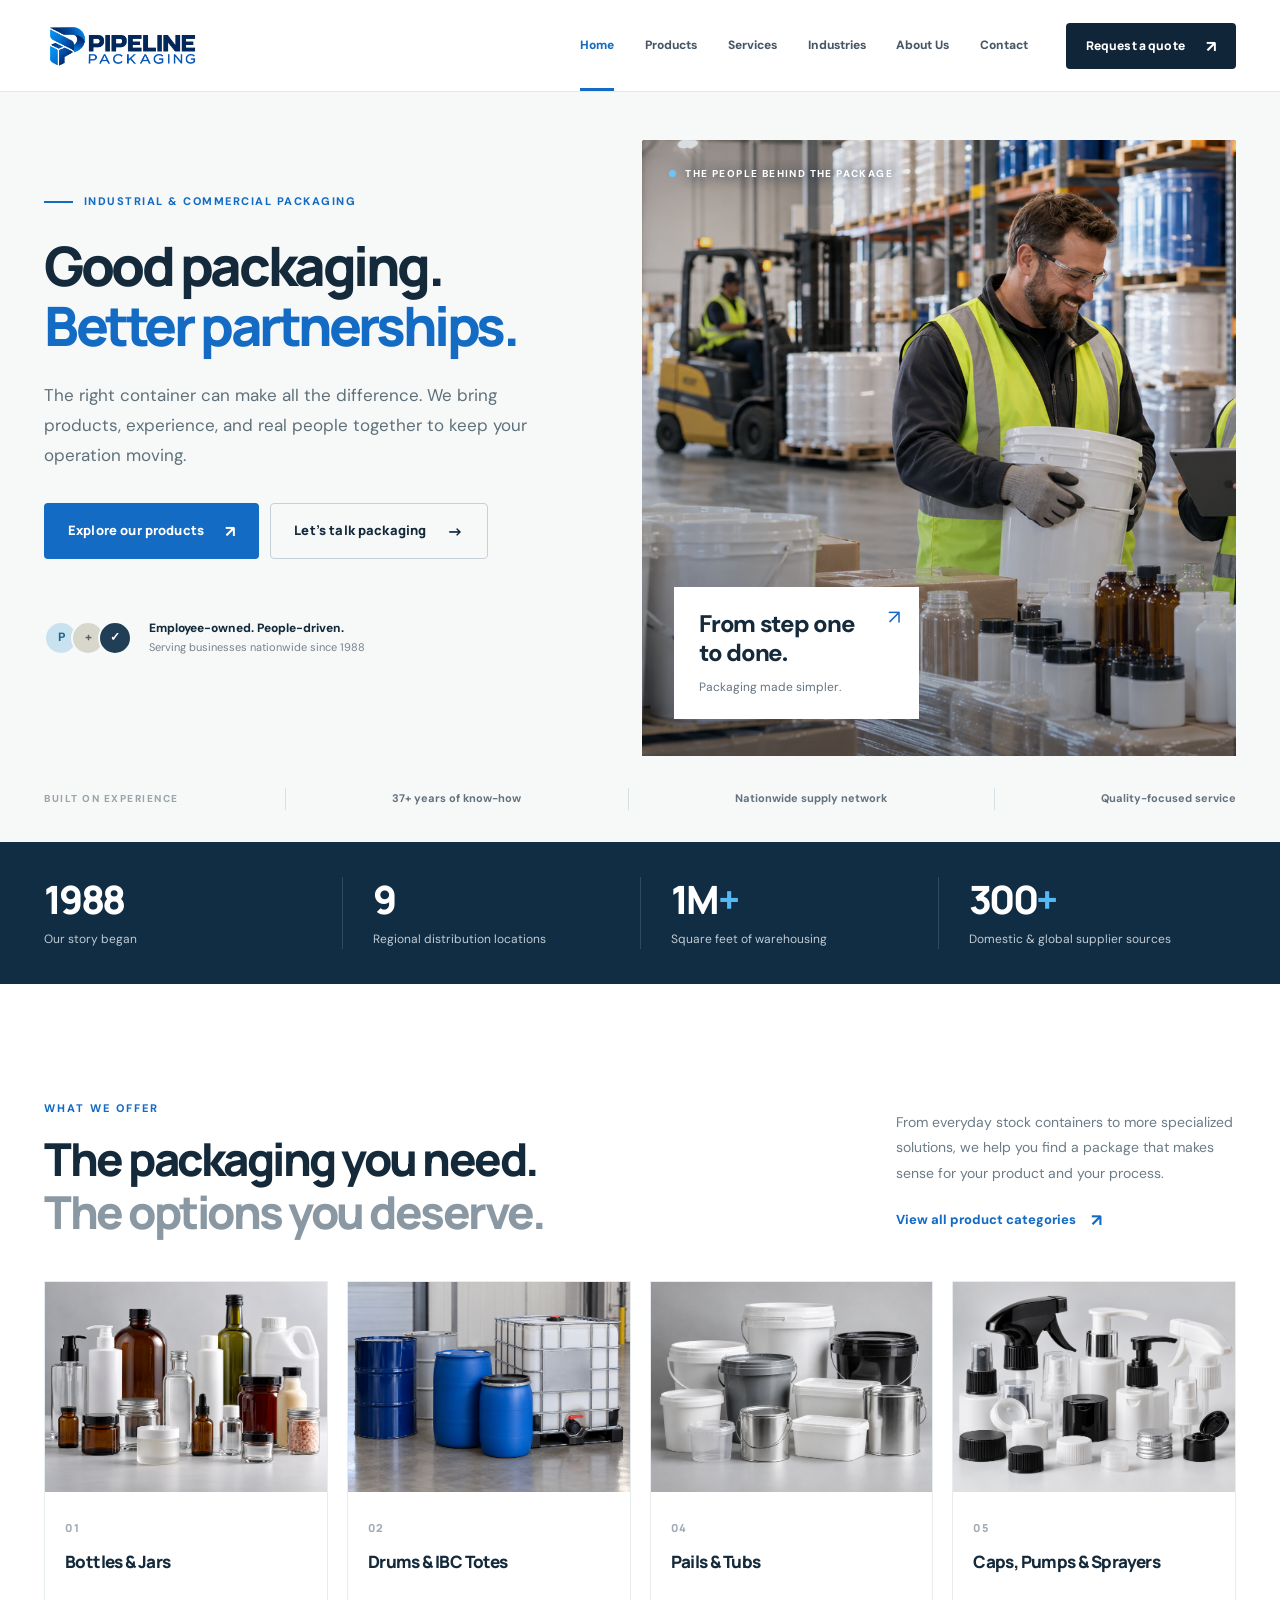
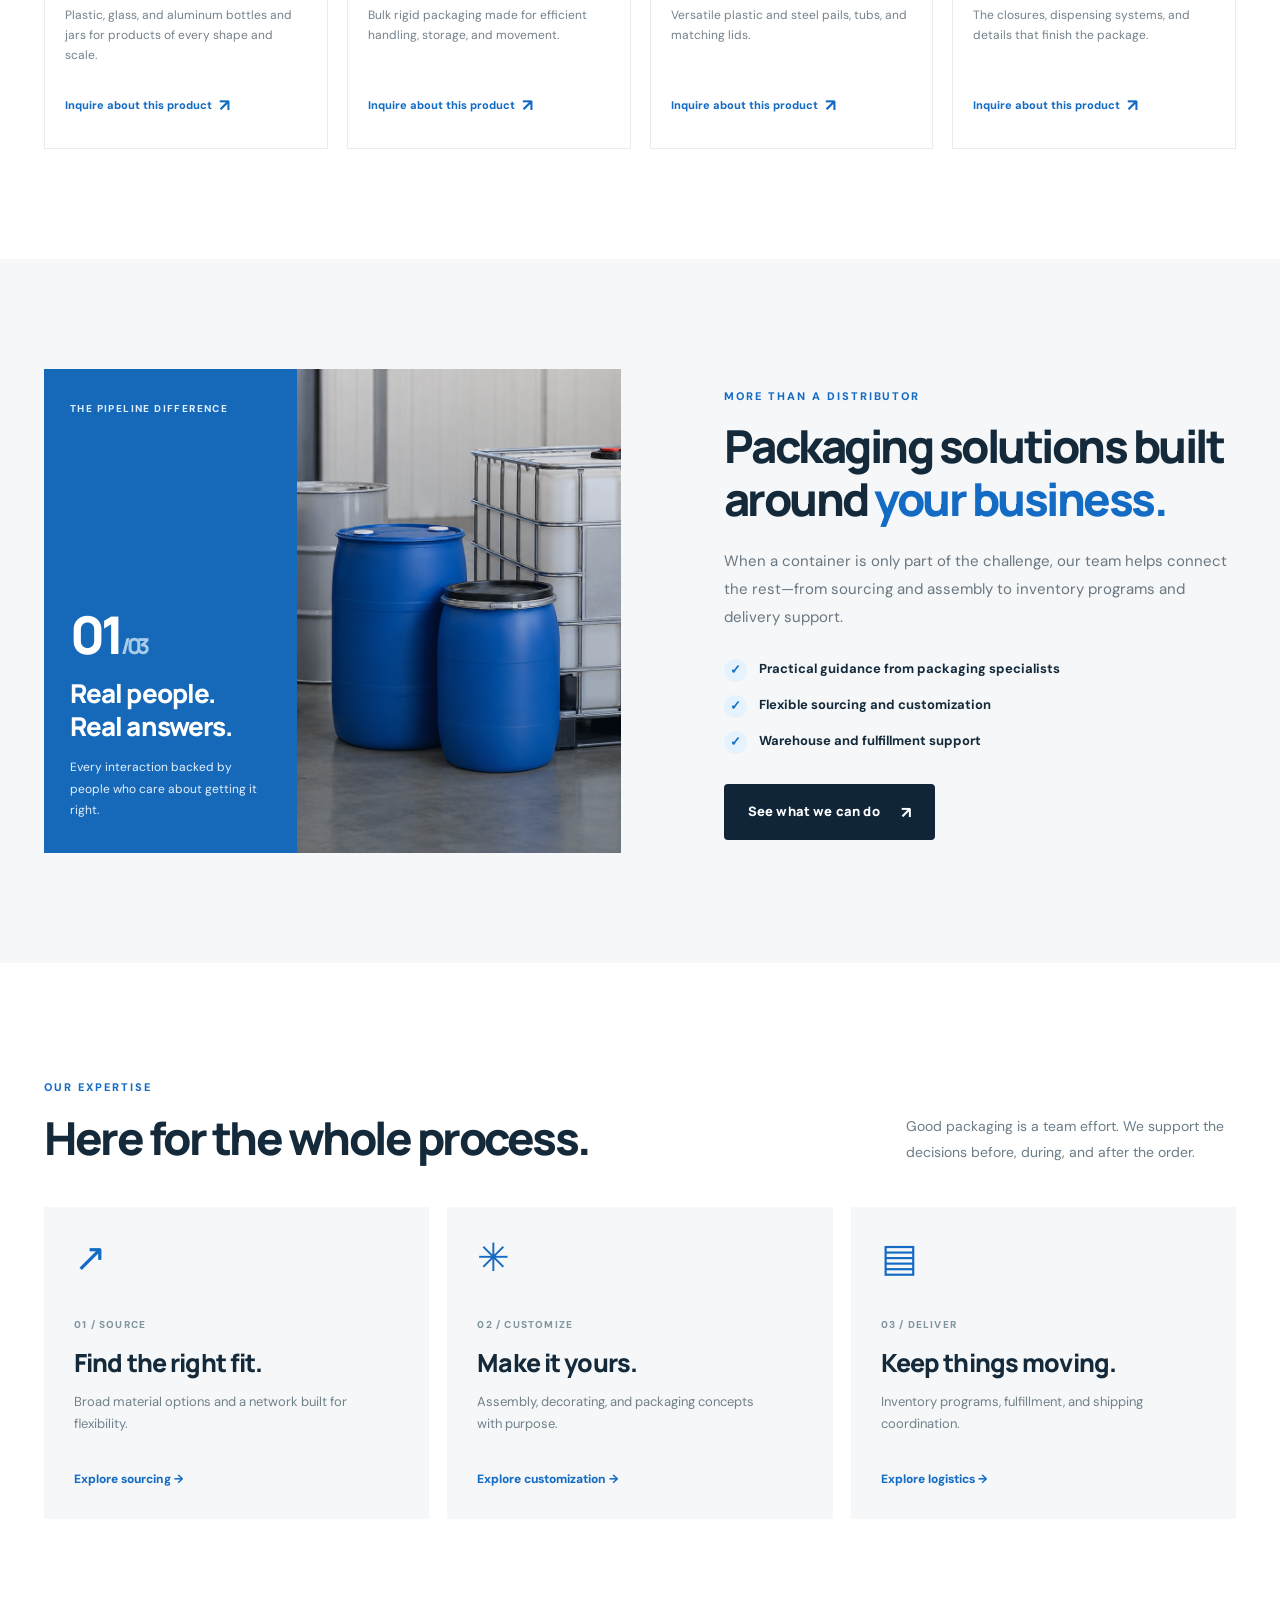
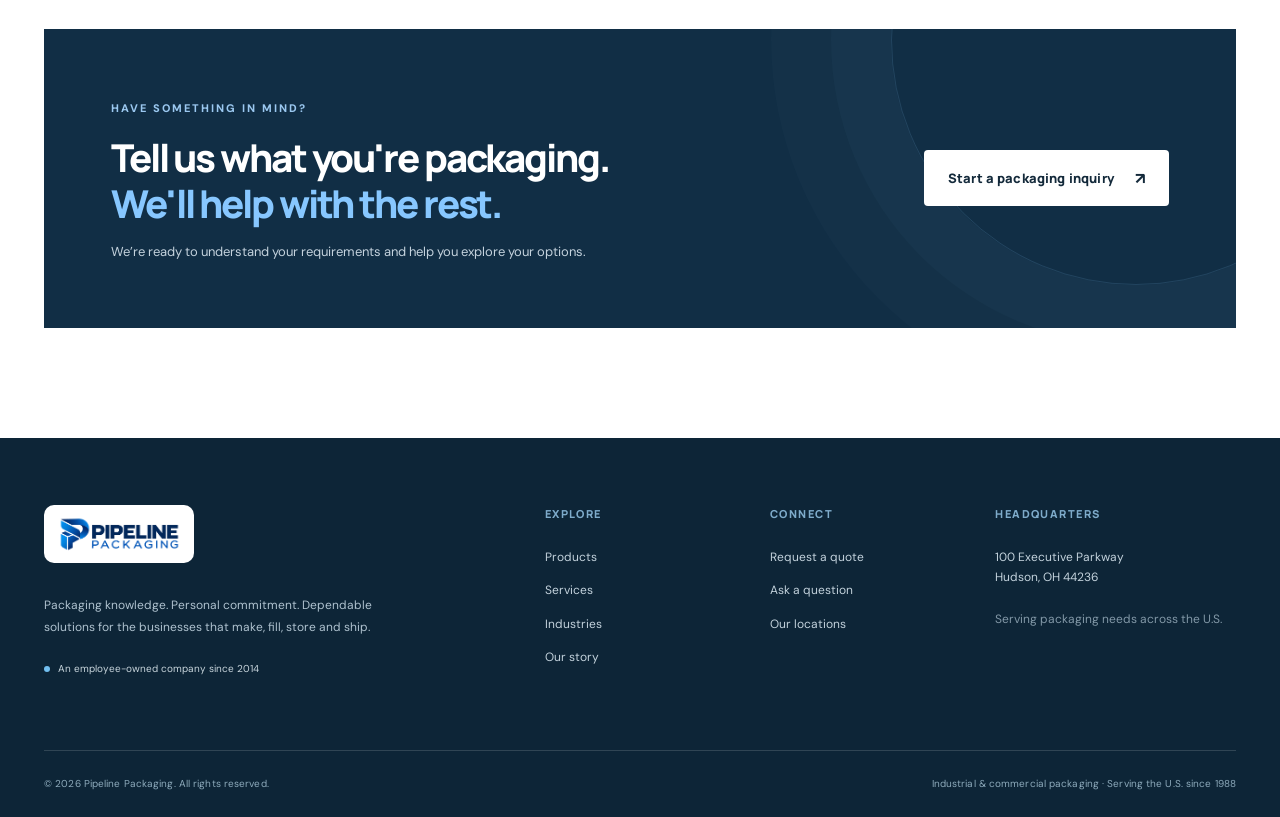
<file: index.html>
<!doctype html><html lang="en"><head><meta charset="utf-8"/><meta name="viewport" content="width=device-width, initial-scale=1"/>
<title>Industrial &amp; Commercial Packaging | Pipeline Packaging</title><meta name="description" content="Pipeline Packaging helps businesses source industrial and commercial rigid packaging, with expert people, custom solutions, warehousing and logistics."/>
<meta name="theme-color" content="#0d2336"/><link rel="icon" href="favicon.png" type="image/png"/><link rel="shortcut icon" href="favicon.ico"/><link rel="stylesheet" href="styles.css"/>
<link rel="preconnect" href="https://fonts.googleapis.com"/><link rel="preconnect" href="https://fonts.gstatic.com" crossorigin/>
<link href="https://fonts.googleapis.com/css2?family=DM+Sans:wght@400;500;600;700&family=Manrope:wght@400;500;600;700;800&display=swap" rel="stylesheet"/>
</head><body class="page-home"><a class="skip-link" href="#main">Skip to content</a>
<header class="site-header" id="site-header"><div class="container header-row">
<a class="brand" href="index.html" aria-label="Pipeline Packaging homepage"><img src="pipeline-logo.png" class="brand-logo-full" alt="Pipeline Packaging"/></a>
<nav class="main-nav" id="main-nav" aria-label="Main navigation"><a href="index.html" class="nav-link active" aria-current="page">Home</a><a href="products.html" class="nav-link " >Products</a><a href="services.html" class="nav-link " >Services</a><a href="industries.html" class="nav-link " >Industries</a><a href="about.html" class="nav-link " >About Us</a><a href="contact.html" class="nav-link " >Contact</a><a class="btn btn-dark nav-cta" href="contact.html?interest=General%20packaging%20inquiry">Request a quote <span aria-hidden="true">↗</span></a></nav>
<button class="menu-toggle" type="button" aria-label="Open menu" aria-expanded="false" aria-controls="main-nav"><span></span><span></span><span></span></button>
</div></header><main id="main">
<section class="hero-section"><div class="container hero-grid">
<div class="hero-copy"><div class="eyebrow"><span class="blue-stroke"></span> INDUSTRIAL &amp; COMMERCIAL PACKAGING</div>
<h1>Good packaging.<br/><em>Better partnerships.</em></h1>
<p class="hero-lede">The right container can make all the difference. We bring products, experience, and real people together to keep your operation moving.</p>
<div class="hero-actions"><a class="btn btn-blue btn-large" href="products.html">Explore our products <span aria-hidden="true">↗</span></a><a class="btn btn-outline btn-large" href="contact.html">Let’s talk packaging <span aria-hidden="true">→</span></a></div>
<div class="hero-proof"><div class="avatar-group" aria-hidden="true"><span>P</span><span>+ </span><span>✓</span></div><div><strong>Employee-owned. People-driven.</strong><small>Serving businesses nationwide since 1988</small></div></div></div>
<div class="hero-media"><img class="hero-base" src="warehouse-team-reviewing-inventory.png" alt="Packaging team reviewing inventory in a warehouse"/><div class="photo-overlay photo-warehouse" aria-hidden="true"></div><div class="hero-photo-shade"></div><div class="hero-corner-tag"><span class="tiny-accent"></span> THE PEOPLE BEHIND THE PACKAGE</div><div class="hero-float"><span class="float-icon">↗</span><strong>From step one<br/>to done.</strong><small>Packaging made simpler.</small></div></div>
</div><div class="container" ><div class="trust-strip"><span>BUILT ON EXPERIENCE</span><span class="trust-line"></span><strong>37+ years of know-how</strong><span class="trust-line"></span><strong>Nationwide supply network</strong><span class="trust-line"></span><strong>Quality-focused service</strong></div></div></section>
<section class="stats-band"><div class="container stats-grid"><div><strong>1988</strong><span>Our story began</span></div><div><strong>9</strong><span>Regional distribution locations</span></div><div><strong>1M<span class="statplus">+</span></strong><span>Square feet of warehousing</span></div><div><strong>300<span class="statplus">+</span></strong><span>Domestic &amp; global supplier sources</span></div></div></section>
<section class="section section-products"><div class="container"><div class="section-top"><div><span class="kicker">WHAT WE OFFER</span><h2>The packaging you need.<br/><span class="muted-heading">The options you deserve.</span></h2></div><div class="section-top-side"><p>From everyday stock containers to more specialized solutions, we help you find a package that makes sense for your product and your process.</p><a href="products.html" class="text-link">View all product categories <span aria-hidden="true">↗</span></a></div></div>
<div class="home-products"><article class="product-card" data-category="bottles" data-reveal><a class="product-art art-bottles" href="contact.html?interest=Bottles%20%26%20Jars" aria-label="Inquire about Bottles &amp; Jars"><img src="product-bottles-real.png" alt="Photo of assorted bottles and jars" loading="lazy"/></a><div class="product-card-bottom"><span class="item-index">01</span><h3>Bottles & Jars</h3><p>Plastic, glass, and aluminum bottles and jars for products of every shape and scale.</p><a href="contact.html?interest=Bottles%20%26%20Jars" class="text-link">Inquire about this product <span aria-hidden="true">↗</span></a></div></article><article class="product-card" data-category="drums" data-reveal><a class="product-art art-drums" href="contact.html?interest=Drums%20%26%20IBC%20Totes" aria-label="Inquire about Drums &amp; IBC Totes"><img src="product-drums-real.png" alt="Photo of industrial drums and IBC totes" loading="lazy"/></a><div class="product-card-bottom"><span class="item-index">02</span><h3>Drums & IBC Totes</h3><p>Bulk rigid packaging made for efficient handling, storage, and movement.</p><a href="contact.html?interest=Drums%20%26%20IBC%20Totes" class="text-link">Inquire about this product <span aria-hidden="true">↗</span></a></div></article><article class="product-card" data-category="pails" data-reveal><a class="product-art art-pails" href="contact.html?interest=Pails%20%26%20Tubs" aria-label="Inquire about Pails &amp; Tubs"><img src="product-pails-real.png" alt="Photo of pails, tubs, and industrial buckets" loading="lazy"/></a><div class="product-card-bottom"><span class="item-index">04</span><h3>Pails & Tubs</h3><p>Versatile plastic and steel pails, tubs, and matching lids.</p><a href="contact.html?interest=Pails%20%26%20Tubs" class="text-link">Inquire about this product <span aria-hidden="true">↗</span></a></div></article><article class="product-card" data-category="closures" data-reveal><a class="product-art art-closures" href="contact.html?interest=Caps%2C%20Pumps%20%26%20Sprayers" aria-label="Inquire about Caps, Pumps &amp; Sprayers"><img src="product-closures-real.png" alt="Photo of caps, pumps, and sprayers" loading="lazy"/></a><div class="product-card-bottom"><span class="item-index">05</span><h3>Caps, Pumps & Sprayers</h3><p>The closures, dispensing systems, and details that finish the package.</p><a href="contact.html?interest=Caps%2C%20Pumps%20%26%20Sprayers" class="text-link">Inquire about this product <span aria-hidden="true">↗</span></a></div></article></div>
</div></section>
<section class="section story-teaser"><div class="container story-grid"><div class="story-visual"><div class="story-block"><span class="story-overline">THE PIPELINE DIFFERENCE</span><span class="story-number">01<span>/03</span></span><h3>Real people.<br/>Real answers.</h3><p>Every interaction backed by people who care about getting it right.</p></div><div class="story-image"><img src="industrial-containers-warehouse.png" alt="Industrial packaging containers in a warehouse"/><div class="photo-overlay photo-team" aria-hidden="true"></div></div></div><div class="story-copy"><span class="kicker">MORE THAN A DISTRIBUTOR</span><h2>Packaging solutions built around <em>your business.</em></h2><p>When a container is only part of the challenge, our team helps connect the rest—from sourcing and assembly to inventory programs and delivery support.</p><div class="checklist"><div><span class="check">✓</span><span>Practical guidance from packaging specialists</span></div><div><span class="check">✓</span><span>Flexible sourcing and customization</span></div><div><span class="check">✓</span><span>Warehouse and fulfillment support</span></div></div><a href="services.html" class="btn btn-dark btn-large">See what we can do <span aria-hidden="true">↗</span></a></div></div></section>
<section class="section services-overview"><div class="container"><div class="section-top"><div><span class="kicker">OUR EXPERTISE</span><h2>Here for the whole process.</h2></div><p class="top-caption">Good packaging is a team effort. We support the decisions before, during, and after the order.</p></div><div class="service-trio"><a href="services.html#sourcing" class="service-tile" data-reveal><span class="service-symbol">↗</span><span class="service-count">01 / SOURCE</span><h3>Find the right fit.</h3><p>Broad material options and a network built for flexibility.</p><span class="service-more">Explore sourcing →</span></a><a href="services.html#custom" class="service-tile" data-reveal><span class="service-symbol">✳</span><span class="service-count">02 / CUSTOMIZE</span><h3>Make it yours.</h3><p>Assembly, decorating, and packaging concepts with purpose.</p><span class="service-more">Explore customization →</span></a><a href="services.html#logistics" class="service-tile" data-reveal><span class="service-symbol">▤</span><span class="service-count">03 / DELIVER</span><h3>Keep things moving.</h3><p>Inventory programs, fulfillment, and shipping coordination.</p><span class="service-more">Explore logistics →</span></a></div></div></section>
<section class="section home-quote"><div class="container quote-band"><div><span class="kicker kicker-light">HAVE SOMETHING IN MIND?</span><h2>Tell us what you're packaging.<br/><em>We'll help with the rest.</em></h2><p>We’re ready to understand your requirements and help you explore your options.</p></div><a href="contact.html#form" class="btn btn-white btn-large">Start a packaging inquiry <span aria-hidden="true">↗</span></a></div></section>
</main><footer class="site-footer"><div class="container"><div class="footer-top">
<div class="footer-intro"><a class="brand brand-light" href="index.html"><img src="pipeline-logo.png" class="brand-logo-full brand-logo-footer" alt="Pipeline Packaging"/></a><p>Packaging knowledge. Personal commitment. Dependable solutions for the businesses that make, fill, store and ship.</p><span class="owner-flag"><span class="owner-dot"></span> An employee-owned company since 2014</span></div>
<div class="footer-col"><h3>Explore</h3><a href="products.html">Products</a><a href="services.html">Services</a><a href="industries.html">Industries</a><a href="about.html">Our story</a></div>
<div class="footer-col"><h3>Connect</h3><a href="contact.html">Request a quote</a><a href="contact.html#form">Ask a question</a><a href="about.html#locations">Our locations</a></div>
<div class="footer-col"><h3>Headquarters</h3><address>100 Executive Parkway<br/>Hudson, OH 44236</address><span class="footer-muted">Serving packaging needs across the U.S.</span></div>
</div><div class="footer-bottom"><span>© <span id="year">2026</span> Pipeline Packaging. All rights reserved.</span><span>Industrial &amp; commercial packaging · Serving the U.S. since 1988</span></div></div></footer><script defer src="main.js"></script></body></html>
</file>
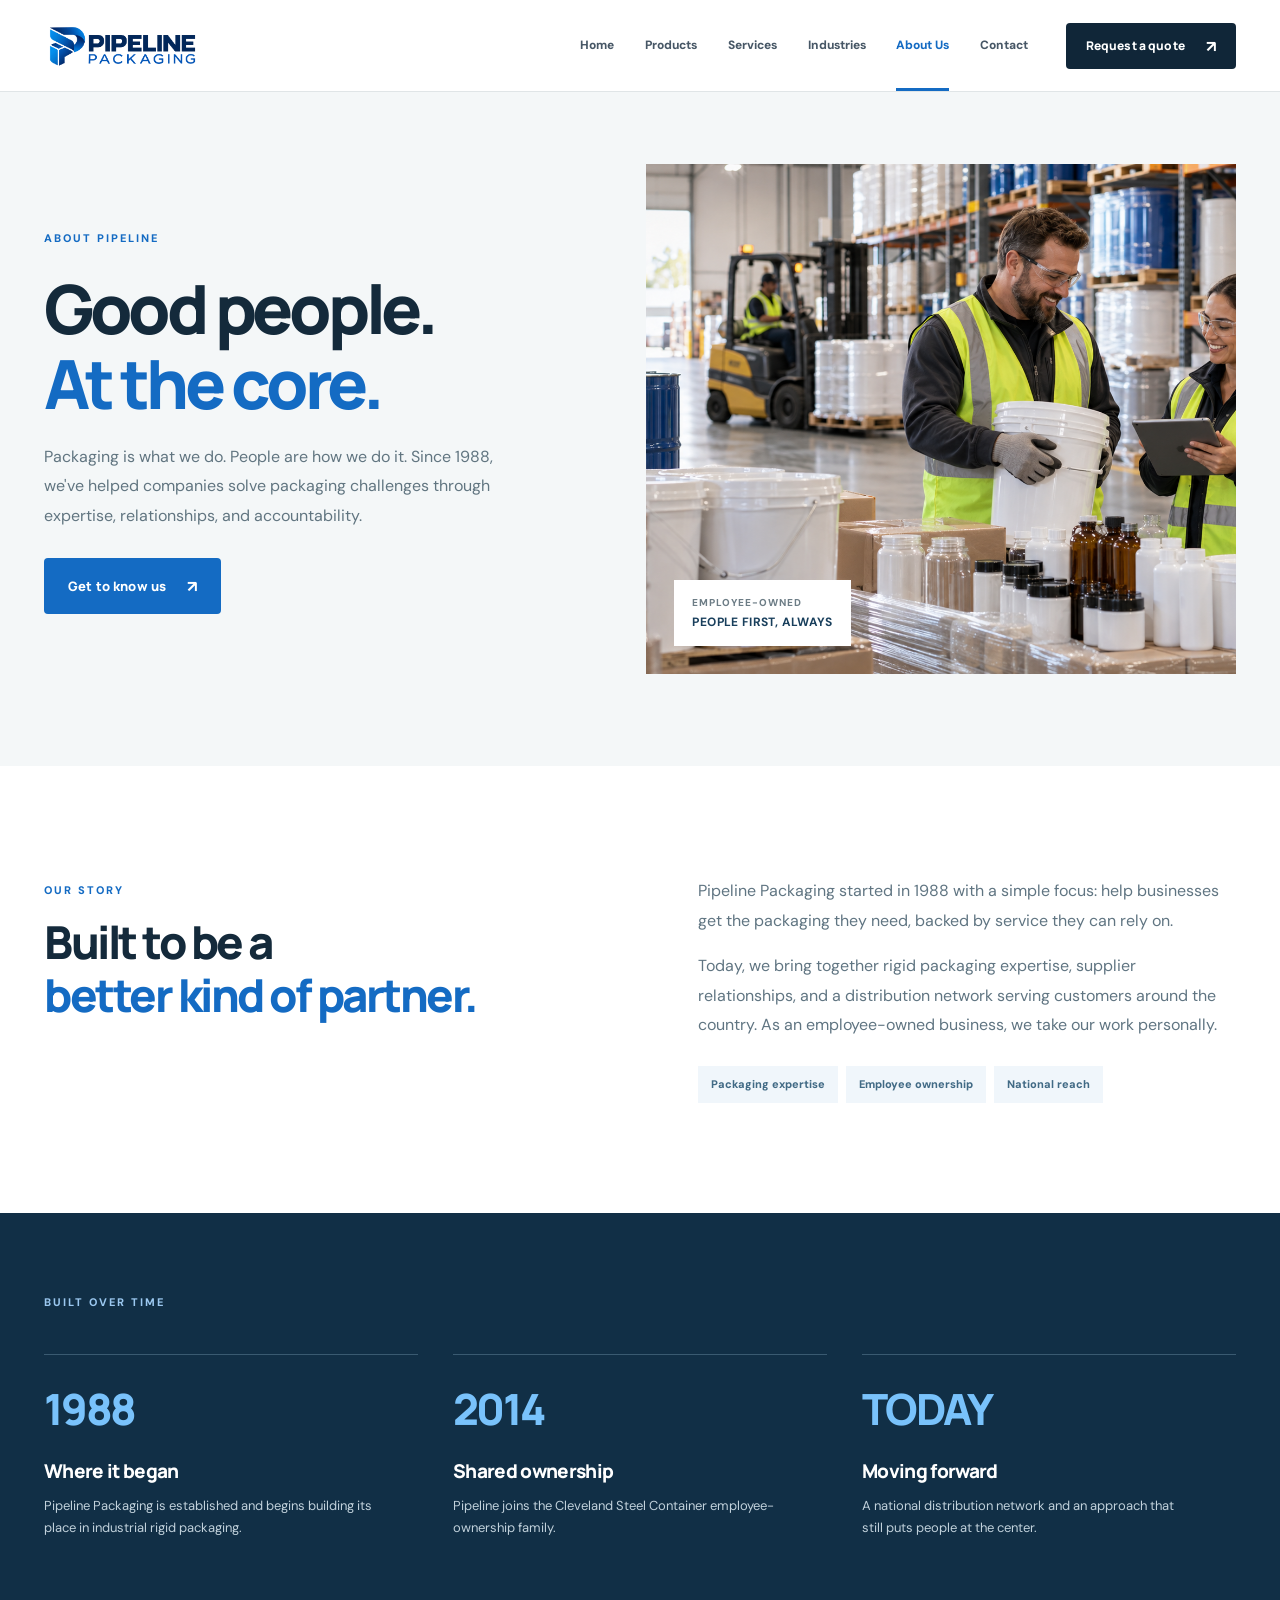
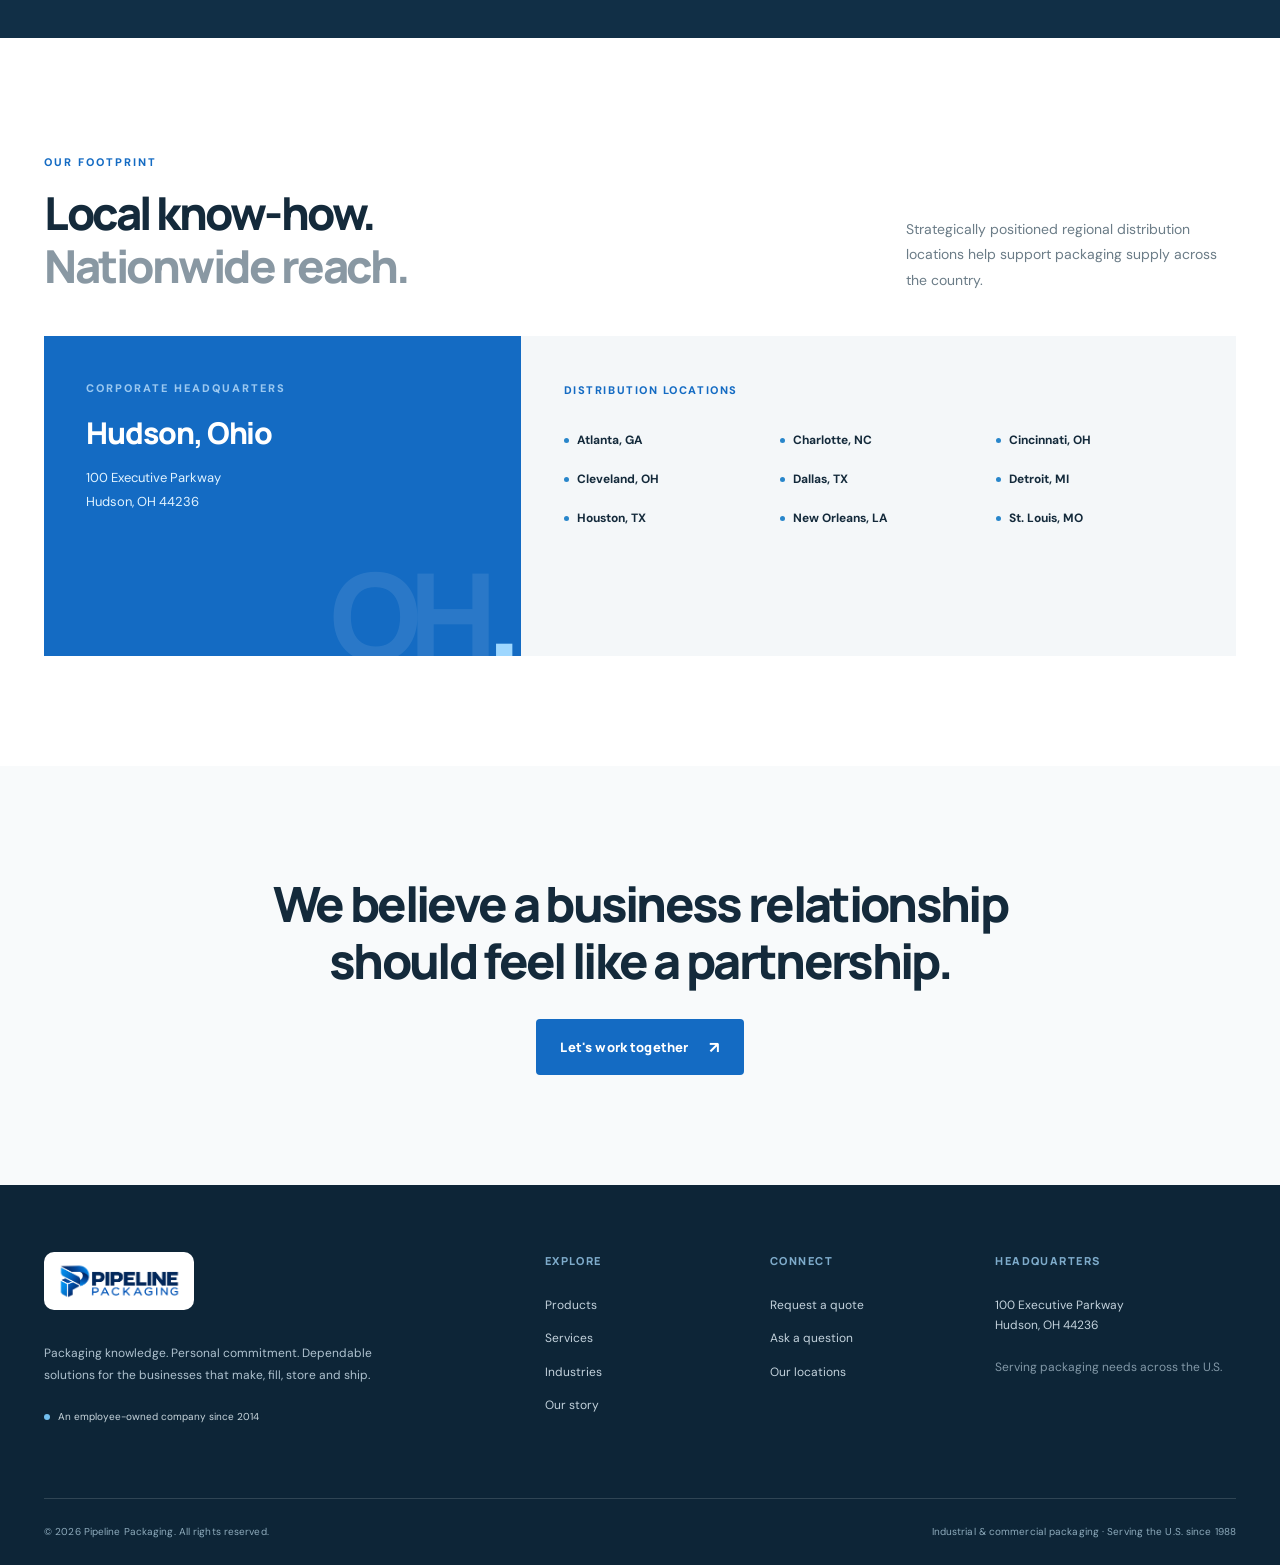
<file: about.html>
<!doctype html><html lang="en"><head><meta charset="utf-8"/><meta name="viewport" content="width=device-width, initial-scale=1"/>
<title>Our Story &amp; Locations | Pipeline Packaging</title><meta name="description" content="Learn about Pipeline Packaging, employee-owned since 2014, founded in 1988, with regional distribution locations across the United States."/>
<meta name="theme-color" content="#0d2336"/><link rel="icon" href="favicon.png" type="image/png"/><link rel="shortcut icon" href="favicon.ico"/><link rel="stylesheet" href="styles.css"/>
<link rel="preconnect" href="https://fonts.googleapis.com"/><link rel="preconnect" href="https://fonts.gstatic.com" crossorigin/>
<link href="https://fonts.googleapis.com/css2?family=DM+Sans:wght@400;500;600;700&family=Manrope:wght@400;500;600;700;800&display=swap" rel="stylesheet"/>
</head><body class="page-about"><a class="skip-link" href="#main">Skip to content</a>
<header class="site-header" id="site-header"><div class="container header-row">
<a class="brand" href="index.html" aria-label="Pipeline Packaging homepage"><img src="pipeline-logo.png" class="brand-logo-full" alt="Pipeline Packaging"/></a>
<nav class="main-nav" id="main-nav" aria-label="Main navigation"><a href="index.html" class="nav-link " >Home</a><a href="products.html" class="nav-link " >Products</a><a href="services.html" class="nav-link " >Services</a><a href="industries.html" class="nav-link " >Industries</a><a href="about.html" class="nav-link active" aria-current="page">About Us</a><a href="contact.html" class="nav-link " >Contact</a><a class="btn btn-dark nav-cta" href="contact.html?interest=General%20packaging%20inquiry">Request a quote <span aria-hidden="true">↗</span></a></nav>
<button class="menu-toggle" type="button" aria-label="Open menu" aria-expanded="false" aria-controls="main-nav"><span></span><span></span><span></span></button>
</div></header><main id="main">
<section class="sub-hero about-head"><div class="container about-lead"><div><span class="kicker">ABOUT PIPELINE</span><h1>Good people.<br/><em>At the core.</em></h1><p>Packaging is what we do. People are how we do it. Since 1988, we've helped companies solve packaging challenges through expertise, relationships, and accountability.</p><a href="contact.html" class="btn btn-blue btn-large">Get to know us <span aria-hidden="true">↗</span></a></div><div class="about-hero-photo"><img src="warehouse-team-reviewing-inventory.png" alt="Packaging team inside a warehouse"/><div class="photo-overlay photo-warehouse" aria-hidden="true"></div><div class="about-image-label">EMPLOYEE-OWNED<br/><strong>PEOPLE FIRST, ALWAYS</strong></div></div></div></section>
<section class="section about-origin"><div class="container about-origin-grid"><div><span class="kicker">OUR STORY</span><h2>Built to be a<br/><em>better kind of partner.</em></h2></div><div><p>Pipeline Packaging started in 1988 with a simple focus: help businesses get the packaging they need, backed by service they can rely on.</p><p>Today, we bring together rigid packaging expertise, supplier relationships, and a distribution network serving customers around the country. As an employee-owned business, we take our work personally.</p><div class="pill-row"><span>Packaging expertise</span><span>Employee ownership</span><span>National reach</span></div></div></div></section>
<section class="timeline-section"><div class="container"><span class="kicker kicker-light">BUILT OVER TIME</span><div class="timeline-grid"><div><span>1988</span><h3>Where it began</h3><p>Pipeline Packaging is established and begins building its place in industrial rigid packaging.</p></div><div><span>2014</span><h3>Shared ownership</h3><p>Pipeline joins the Cleveland Steel Container employee-ownership family.</p></div><div><span>TODAY</span><h3>Moving forward</h3><p>A national distribution network and an approach that still puts people at the center.</p></div></div></div></section>
<section class="section" id="locations"><div class="container"><div class="section-top"><div><span class="kicker">OUR FOOTPRINT</span><h2>Local know-how.<br/><span class="muted-heading">Nationwide reach.</span></h2></div><p class="top-caption">Strategically positioned regional distribution locations help support packaging supply across the country.</p></div>
<div class="location-card"><div class="location-heading"><div><span class="kicker kicker-light">CORPORATE HEADQUARTERS</span><h3>Hudson, Ohio</h3><p>100 Executive Parkway<br/>Hudson, OH 44236</p></div><span class="location-symbol">OH<span class="location-dot">.</span></span></div><div class="cities-col"><span class="cities-head">DISTRIBUTION LOCATIONS</span><div class="cities-grid"><span><i aria-hidden="true"></i>Atlanta, GA</span><span><i aria-hidden="true"></i>Charlotte, NC</span><span><i aria-hidden="true"></i>Cincinnati, OH</span><span><i aria-hidden="true"></i>Cleveland, OH</span><span><i aria-hidden="true"></i>Dallas, TX</span><span><i aria-hidden="true"></i>Detroit, MI</span><span><i aria-hidden="true"></i>Houston, TX</span><span><i aria-hidden="true"></i>New Orleans, LA</span><span><i aria-hidden="true"></i>St. Louis, MO</span></div></div></div></div></section>
<section class="section about-close"><div class="container"><h2>We believe a business relationship should feel like a partnership.</h2><a href="contact.html#form" class="btn btn-blue btn-large">Let's work together <span aria-hidden="true">↗</span></a></div></section>
</main><footer class="site-footer"><div class="container"><div class="footer-top">
<div class="footer-intro"><a class="brand brand-light" href="index.html"><img src="pipeline-logo.png" class="brand-logo-full brand-logo-footer" alt="Pipeline Packaging"/></a><p>Packaging knowledge. Personal commitment. Dependable solutions for the businesses that make, fill, store and ship.</p><span class="owner-flag"><span class="owner-dot"></span> An employee-owned company since 2014</span></div>
<div class="footer-col"><h3>Explore</h3><a href="products.html">Products</a><a href="services.html">Services</a><a href="industries.html">Industries</a><a href="about.html">Our story</a></div>
<div class="footer-col"><h3>Connect</h3><a href="contact.html">Request a quote</a><a href="contact.html#form">Ask a question</a><a href="about.html#locations">Our locations</a></div>
<div class="footer-col"><h3>Headquarters</h3><address>100 Executive Parkway<br/>Hudson, OH 44236</address><span class="footer-muted">Serving packaging needs across the U.S.</span></div>
</div><div class="footer-bottom"><span>© <span id="year">2026</span> Pipeline Packaging. All rights reserved.</span><span>Industrial &amp; commercial packaging · Serving the U.S. since 1988</span></div></div></footer><script defer src="main.js"></script></body></html>
</file>
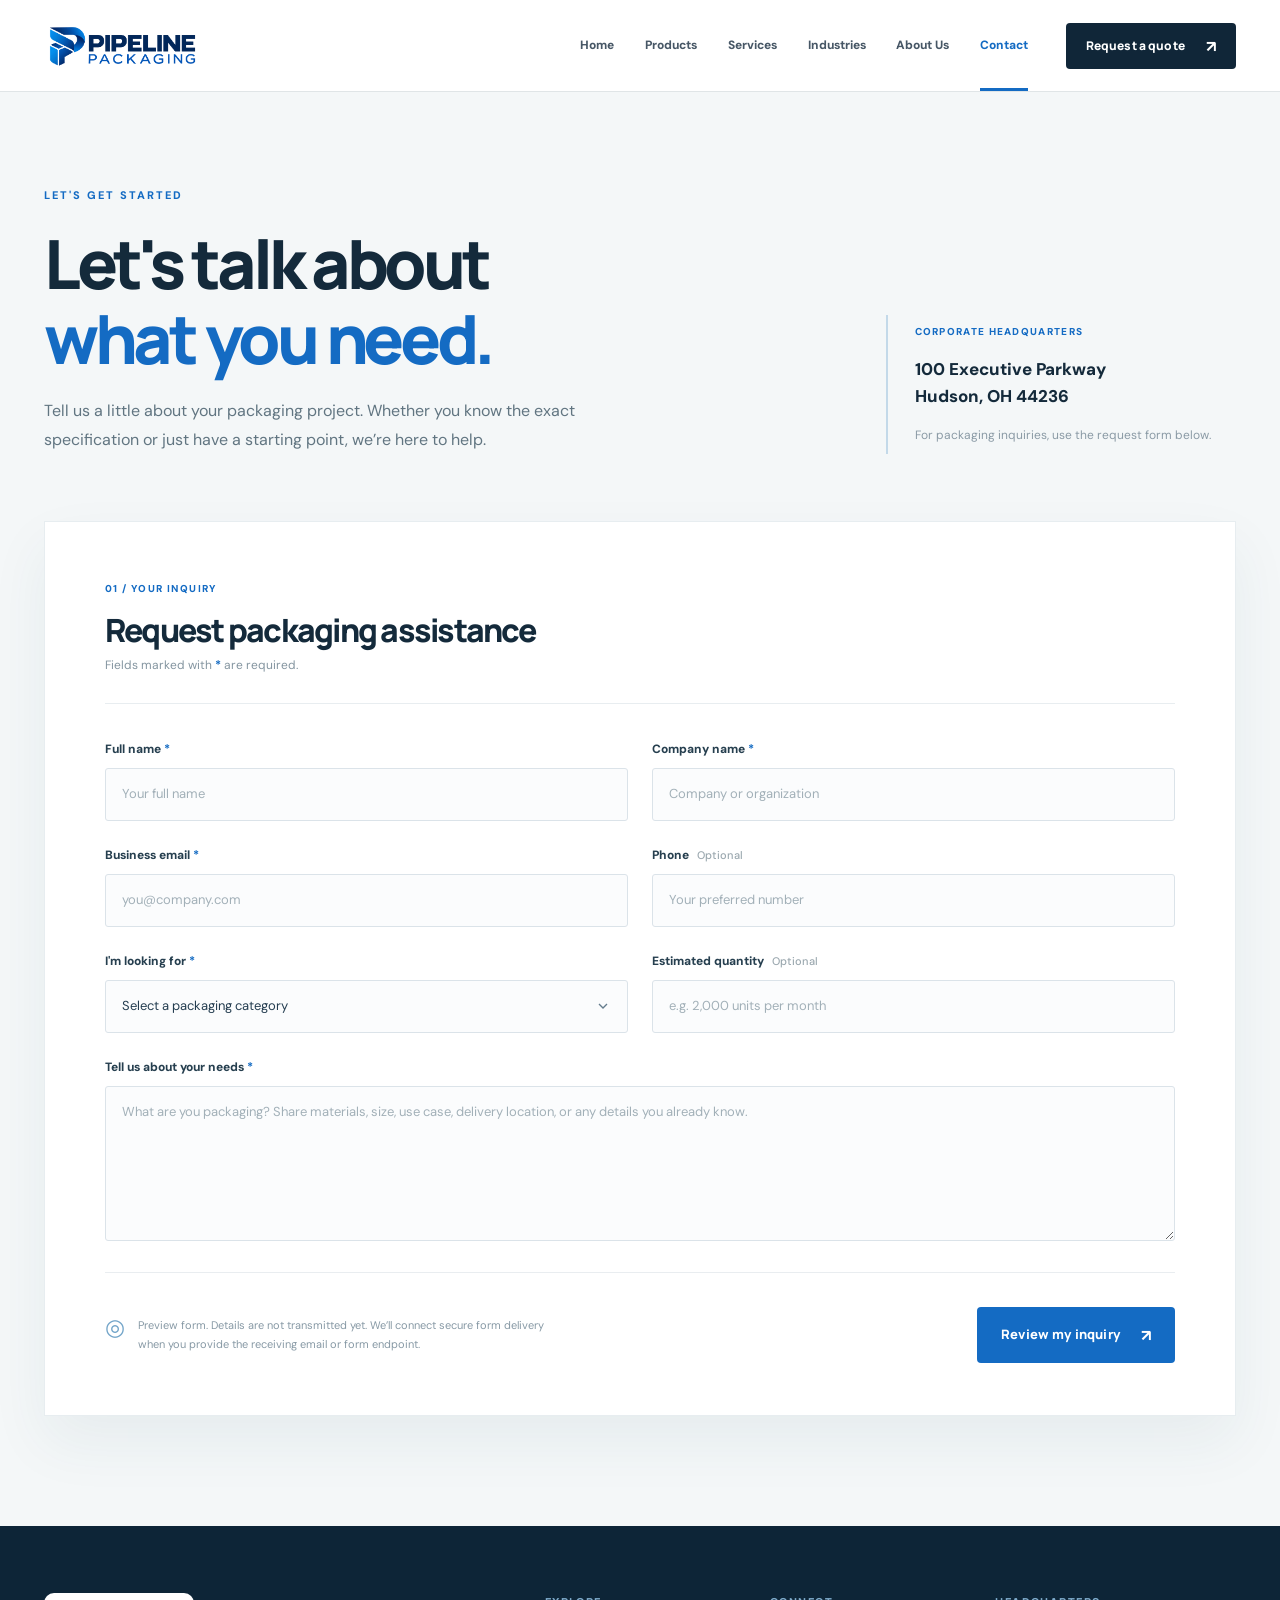
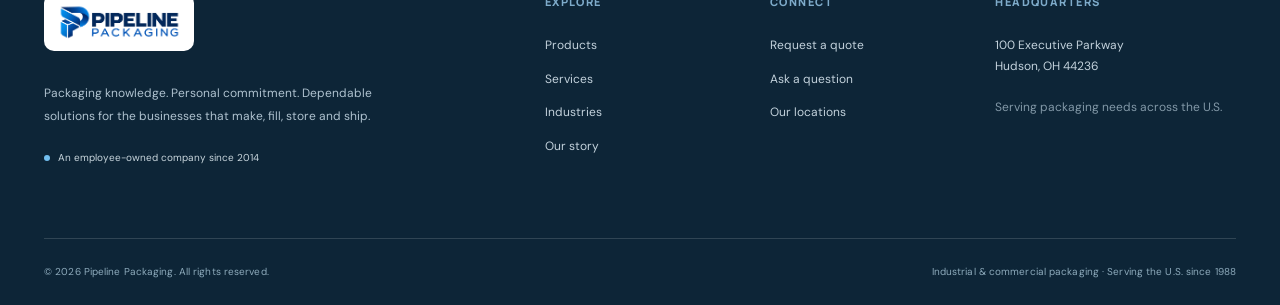
<file: contact.html>
<!doctype html><html lang="en"><head><meta charset="utf-8"/><meta name="viewport" content="width=device-width, initial-scale=1"/>
<title>Contact &amp; Request a Quote | Pipeline Packaging</title><meta name="description" content="Contact Pipeline Packaging at its Hudson Ohio headquarters, or send a packaging product inquiry through the contact form."/>
<meta name="theme-color" content="#0d2336"/><link rel="icon" href="favicon.png" type="image/png"/><link rel="shortcut icon" href="favicon.ico"/><link rel="stylesheet" href="styles.css"/>
<link rel="preconnect" href="https://fonts.googleapis.com"/><link rel="preconnect" href="https://fonts.gstatic.com" crossorigin/>
<link href="https://fonts.googleapis.com/css2?family=DM+Sans:wght@400;500;600;700&family=Manrope:wght@400;500;600;700;800&display=swap" rel="stylesheet"/>
</head><body class="page-contact"><a class="skip-link" href="#main">Skip to content</a>
<header class="site-header" id="site-header"><div class="container header-row">
<a class="brand" href="index.html" aria-label="Pipeline Packaging homepage"><img src="pipeline-logo.png" class="brand-logo-full" alt="Pipeline Packaging"/></a>
<nav class="main-nav" id="main-nav" aria-label="Main navigation"><a href="index.html" class="nav-link " >Home</a><a href="products.html" class="nav-link " >Products</a><a href="services.html" class="nav-link " >Services</a><a href="industries.html" class="nav-link " >Industries</a><a href="about.html" class="nav-link " >About Us</a><a href="contact.html" class="nav-link active" aria-current="page">Contact</a><a class="btn btn-dark nav-cta" href="contact.html?interest=General%20packaging%20inquiry">Request a quote <span aria-hidden="true">↗</span></a></nav>
<button class="menu-toggle" type="button" aria-label="Open menu" aria-expanded="false" aria-controls="main-nav"><span></span><span></span><span></span></button>
</div></header><main id="main">
<section class="contact-section"><div class="container"><div class="contact-top"><div><span class="kicker">LET'S GET STARTED</span><h1>Let's talk about<br/><em>what you need.</em></h1><p>Tell us a little about your packaging project. Whether you know the exact specification or just have a starting point, we’re here to help.</p></div><div class="contact-aside"><span class="contact-detail-tag">CORPORATE HEADQUARTERS</span><address>100 Executive Parkway<br/>Hudson, OH 44236</address><div class="contact-placeholder">For packaging inquiries, use the request form below.</div></div></div>
<div class="form-shell" id="form"><div class="form-heading"><span class="form-step">01 / YOUR INQUIRY</span><h2>Request packaging assistance</h2><p>Fields marked with <b>*</b> are required.</p></div>
<form id="quote-form" novalidate><div class="form-grid"><div class="field"><label for="name">Full name <span>*</span></label><input id="name" name="name" type="text" autocomplete="name" placeholder="Your full name" required maxlength="100"/></div><div class="field"><label for="company">Company name <span>*</span></label><input id="company" name="company" type="text" autocomplete="organization" placeholder="Company or organization" required maxlength="120"/></div><div class="field"><label for="email">Business email <span>*</span></label><input id="email" name="email" type="email" autocomplete="email" placeholder="you@company.com" required maxlength="160"/></div><div class="field"><label for="phone">Phone <span class="optional">Optional</span></label><input id="phone" name="phone" type="tel" autocomplete="tel" placeholder="Your preferred number" maxlength="40"/></div><div class="field"><label for="interest">I'm looking for <span>*</span></label><select id="interest" name="interest" required><option value="">Select a packaging category</option><option>Bottles &amp; Jars</option><option>Drums &amp; IBC Totes</option><option>Cans</option><option>Pails &amp; Tubs</option><option>Caps, Pumps &amp; Sprayers</option><option>Vials</option><option>Specialty &amp; Industrial</option><option>General packaging inquiry</option><option>Other</option></select></div><div class="field"><label for="quantity">Estimated quantity <span class="optional">Optional</span></label><input id="quantity" name="quantity" type="text" placeholder="e.g. 2,000 units per month" maxlength="100"/></div><div class="field field-full"><label for="message">Tell us about your needs <span>*</span></label><textarea id="message" name="message" placeholder="What are you packaging? Share materials, size, use case, delivery location, or any details you already know." rows="6" required minlength="12" maxlength="4000"></textarea></div></div><div class="field field-honeypot" aria-hidden="true"><label for="website">Website</label><input id="website" name="website" type="text" autocomplete="off" tabindex="-1"/></div>
<div class="form-footer"><div class="form-privacy"><span class="privacy-icon">◎</span><p>Preview form. Details are not transmitted yet. We’ll connect secure form delivery when you provide the receiving email or form endpoint.</p></div><button class="btn btn-blue btn-large" type="submit">Review my inquiry <span aria-hidden="true">↗</span></button></div><p class="form-feedback" id="form-feedback" role="alert" hidden></p>
</form></div></div></section>
<div class="modal-backdrop" id="quote-modal" hidden><div class="modal" role="dialog" aria-modal="true" aria-labelledby="modal-title"><button class="modal-close" type="button" aria-label="Close preview">×</button><span class="modal-icon">✓</span><h2 id="modal-title">Your inquiry is ready.</h2><p class="modal-explain">This is a website preview, so <strong>nothing was sent</strong>. You can copy the details now; sending can be enabled when the contact destination is configured.</p><pre id="quote-preview" class="quote-preview"></pre><div class="modal-actions"><button type="button" class="btn btn-blue" id="copy-quote">Copy inquiry</button><button type="button" class="btn btn-outline" id="close-modal">Close</button></div></div></div>
</main><footer class="site-footer"><div class="container"><div class="footer-top">
<div class="footer-intro"><a class="brand brand-light" href="index.html"><img src="pipeline-logo.png" class="brand-logo-full brand-logo-footer" alt="Pipeline Packaging"/></a><p>Packaging knowledge. Personal commitment. Dependable solutions for the businesses that make, fill, store and ship.</p><span class="owner-flag"><span class="owner-dot"></span> An employee-owned company since 2014</span></div>
<div class="footer-col"><h3>Explore</h3><a href="products.html">Products</a><a href="services.html">Services</a><a href="industries.html">Industries</a><a href="about.html">Our story</a></div>
<div class="footer-col"><h3>Connect</h3><a href="contact.html">Request a quote</a><a href="contact.html#form">Ask a question</a><a href="about.html#locations">Our locations</a></div>
<div class="footer-col"><h3>Headquarters</h3><address>100 Executive Parkway<br/>Hudson, OH 44236</address><span class="footer-muted">Serving packaging needs across the U.S.</span></div>
</div><div class="footer-bottom"><span>© <span id="year">2026</span> Pipeline Packaging. All rights reserved.</span><span>Industrial &amp; commercial packaging · Serving the U.S. since 1988</span></div></div></footer><script defer src="main.js"></script></body></html>
</file>
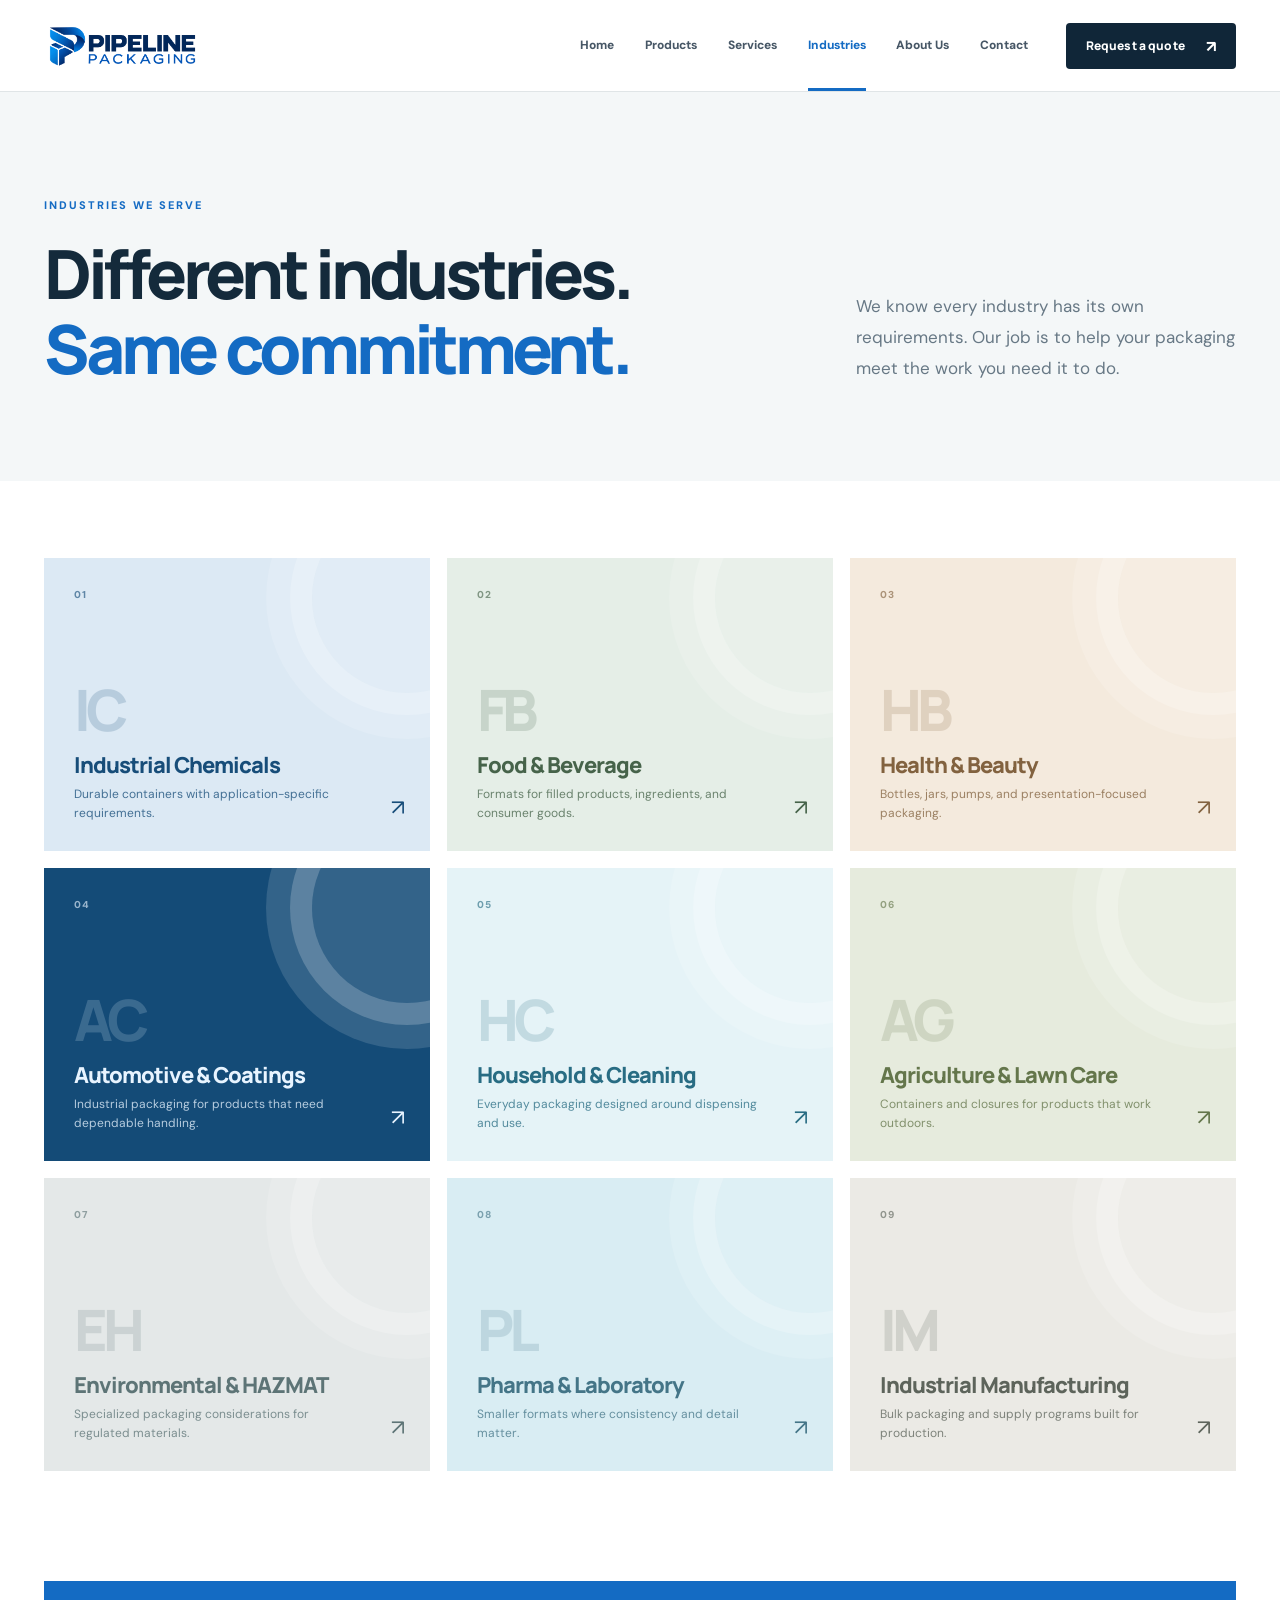
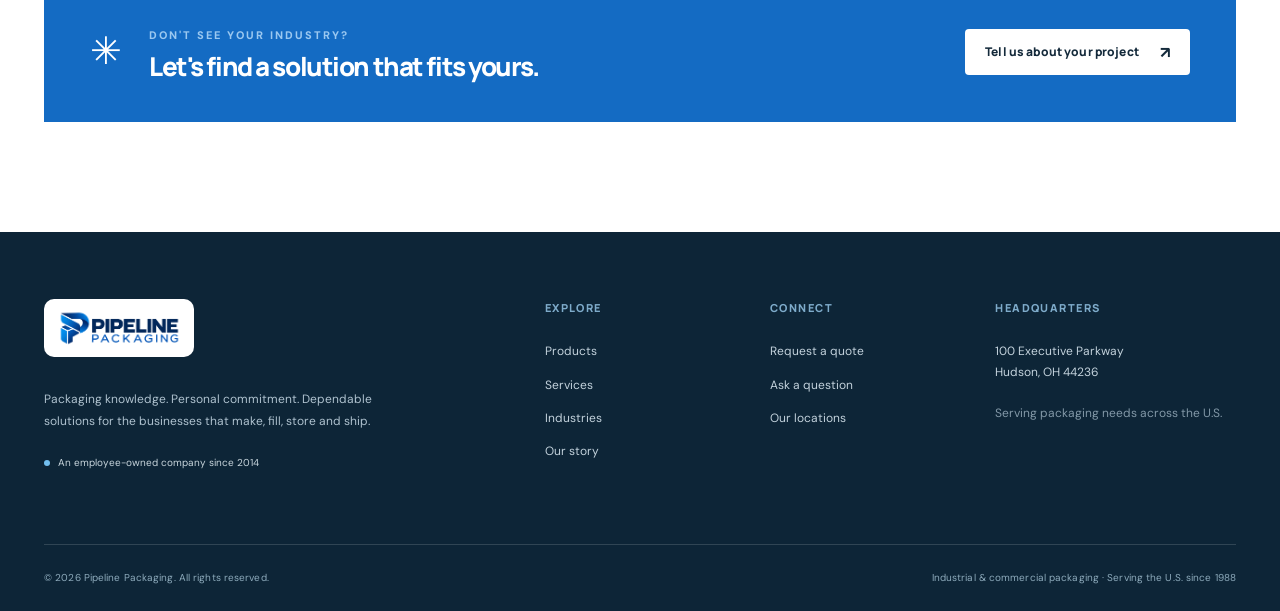
<file: industries.html>
<!doctype html><html lang="en"><head><meta charset="utf-8"/><meta name="viewport" content="width=device-width, initial-scale=1"/>
<title>Industries We Serve | Pipeline Packaging</title><meta name="description" content="Rigid packaging solutions for industrial chemicals, food and beverage, health and beauty, automotive, cleaning, agriculture and more."/>
<meta name="theme-color" content="#0d2336"/><link rel="icon" href="favicon.png" type="image/png"/><link rel="shortcut icon" href="favicon.ico"/><link rel="stylesheet" href="styles.css"/>
<link rel="preconnect" href="https://fonts.googleapis.com"/><link rel="preconnect" href="https://fonts.gstatic.com" crossorigin/>
<link href="https://fonts.googleapis.com/css2?family=DM+Sans:wght@400;500;600;700&family=Manrope:wght@400;500;600;700;800&display=swap" rel="stylesheet"/>
</head><body class="page-industries"><a class="skip-link" href="#main">Skip to content</a>
<header class="site-header" id="site-header"><div class="container header-row">
<a class="brand" href="index.html" aria-label="Pipeline Packaging homepage"><img src="pipeline-logo.png" class="brand-logo-full" alt="Pipeline Packaging"/></a>
<nav class="main-nav" id="main-nav" aria-label="Main navigation"><a href="index.html" class="nav-link " >Home</a><a href="products.html" class="nav-link " >Products</a><a href="services.html" class="nav-link " >Services</a><a href="industries.html" class="nav-link active" aria-current="page">Industries</a><a href="about.html" class="nav-link " >About Us</a><a href="contact.html" class="nav-link " >Contact</a><a class="btn btn-dark nav-cta" href="contact.html?interest=General%20packaging%20inquiry">Request a quote <span aria-hidden="true">↗</span></a></nav>
<button class="menu-toggle" type="button" aria-label="Open menu" aria-expanded="false" aria-controls="main-nav"><span></span><span></span><span></span></button>
</div></header><main id="main">
<section class="sub-hero industry-head"><div class="container"><span class="kicker">INDUSTRIES WE SERVE</span><div class="industry-lead"><h1>Different industries.<br/><em>Same commitment.</em></h1><p>We know every industry has its own requirements. Our job is to help your packaging meet the work you need it to do.</p></div></div></section>
<section class="section industries-section"><div class="container"><div class="industry-grid"><a class="industry-card industry-indigo" href="contact.html?interest=Industrial%20Chemicals" data-reveal><span class="industry-no">01</span><span class="industry-mark">IC</span><div><h2>Industrial Chemicals</h2><p>Durable containers with application-specific requirements.</p></div><span class="industry-arrow">↗</span></a><a class="industry-card industry-sage" href="contact.html?interest=Food%20%26%20Beverage" data-reveal><span class="industry-no">02</span><span class="industry-mark">FB</span><div><h2>Food & Beverage</h2><p>Formats for filled products, ingredients, and consumer goods.</p></div><span class="industry-arrow">↗</span></a><a class="industry-card industry-sand" href="contact.html?interest=Health%20%26%20Beauty" data-reveal><span class="industry-no">03</span><span class="industry-mark">HB</span><div><h2>Health & Beauty</h2><p>Bottles, jars, pumps, and presentation-focused packaging.</p></div><span class="industry-arrow">↗</span></a><a class="industry-card industry-blue" href="contact.html?interest=Automotive%20%26%20Coatings" data-reveal><span class="industry-no">04</span><span class="industry-mark">AC</span><div><h2>Automotive & Coatings</h2><p>Industrial packaging for products that need dependable handling.</p></div><span class="industry-arrow">↗</span></a><a class="industry-card industry-sky" href="contact.html?interest=Household%20%26%20Cleaning" data-reveal><span class="industry-no">05</span><span class="industry-mark">HC</span><div><h2>Household & Cleaning</h2><p>Everyday packaging designed around dispensing and use.</p></div><span class="industry-arrow">↗</span></a><a class="industry-card industry-lime" href="contact.html?interest=Agriculture%20%26%20Lawn%20Care" data-reveal><span class="industry-no">06</span><span class="industry-mark">AG</span><div><h2>Agriculture & Lawn Care</h2><p>Containers and closures for products that work outdoors.</p></div><span class="industry-arrow">↗</span></a><a class="industry-card industry-stone" href="contact.html?interest=Environmental%20%26%20HAZMAT" data-reveal><span class="industry-no">07</span><span class="industry-mark">EH</span><div><h2>Environmental & HAZMAT</h2><p>Specialized packaging considerations for regulated materials.</p></div><span class="industry-arrow">↗</span></a><a class="industry-card industry-ice" href="contact.html?interest=Pharma%20%26%20Laboratory" data-reveal><span class="industry-no">08</span><span class="industry-mark">PL</span><div><h2>Pharma & Laboratory</h2><p>Smaller formats where consistency and detail matter.</p></div><span class="industry-arrow">↗</span></a><a class="industry-card industry-cream" href="contact.html?interest=Industrial%20Manufacturing" data-reveal><span class="industry-no">09</span><span class="industry-mark">IM</span><div><h2>Industrial Manufacturing</h2><p>Bulk packaging and supply programs built for production.</p></div><span class="industry-arrow">↗</span></a></div></div></section>
<section class="container industry-banner"><div class="industry-banner-icon">✳</div><div><span class="kicker kicker-light">DON'T SEE YOUR INDUSTRY?</span><h2>Let's find a solution that fits yours.</h2></div><a href="contact.html#form" class="btn btn-white">Tell us about your project <span aria-hidden="true">↗</span></a></section>
</main><footer class="site-footer"><div class="container"><div class="footer-top">
<div class="footer-intro"><a class="brand brand-light" href="index.html"><img src="pipeline-logo.png" class="brand-logo-full brand-logo-footer" alt="Pipeline Packaging"/></a><p>Packaging knowledge. Personal commitment. Dependable solutions for the businesses that make, fill, store and ship.</p><span class="owner-flag"><span class="owner-dot"></span> An employee-owned company since 2014</span></div>
<div class="footer-col"><h3>Explore</h3><a href="products.html">Products</a><a href="services.html">Services</a><a href="industries.html">Industries</a><a href="about.html">Our story</a></div>
<div class="footer-col"><h3>Connect</h3><a href="contact.html">Request a quote</a><a href="contact.html#form">Ask a question</a><a href="about.html#locations">Our locations</a></div>
<div class="footer-col"><h3>Headquarters</h3><address>100 Executive Parkway<br/>Hudson, OH 44236</address><span class="footer-muted">Serving packaging needs across the U.S.</span></div>
</div><div class="footer-bottom"><span>© <span id="year">2026</span> Pipeline Packaging. All rights reserved.</span><span>Industrial &amp; commercial packaging · Serving the U.S. since 1988</span></div></div></footer><script defer src="main.js"></script></body></html>
</file>
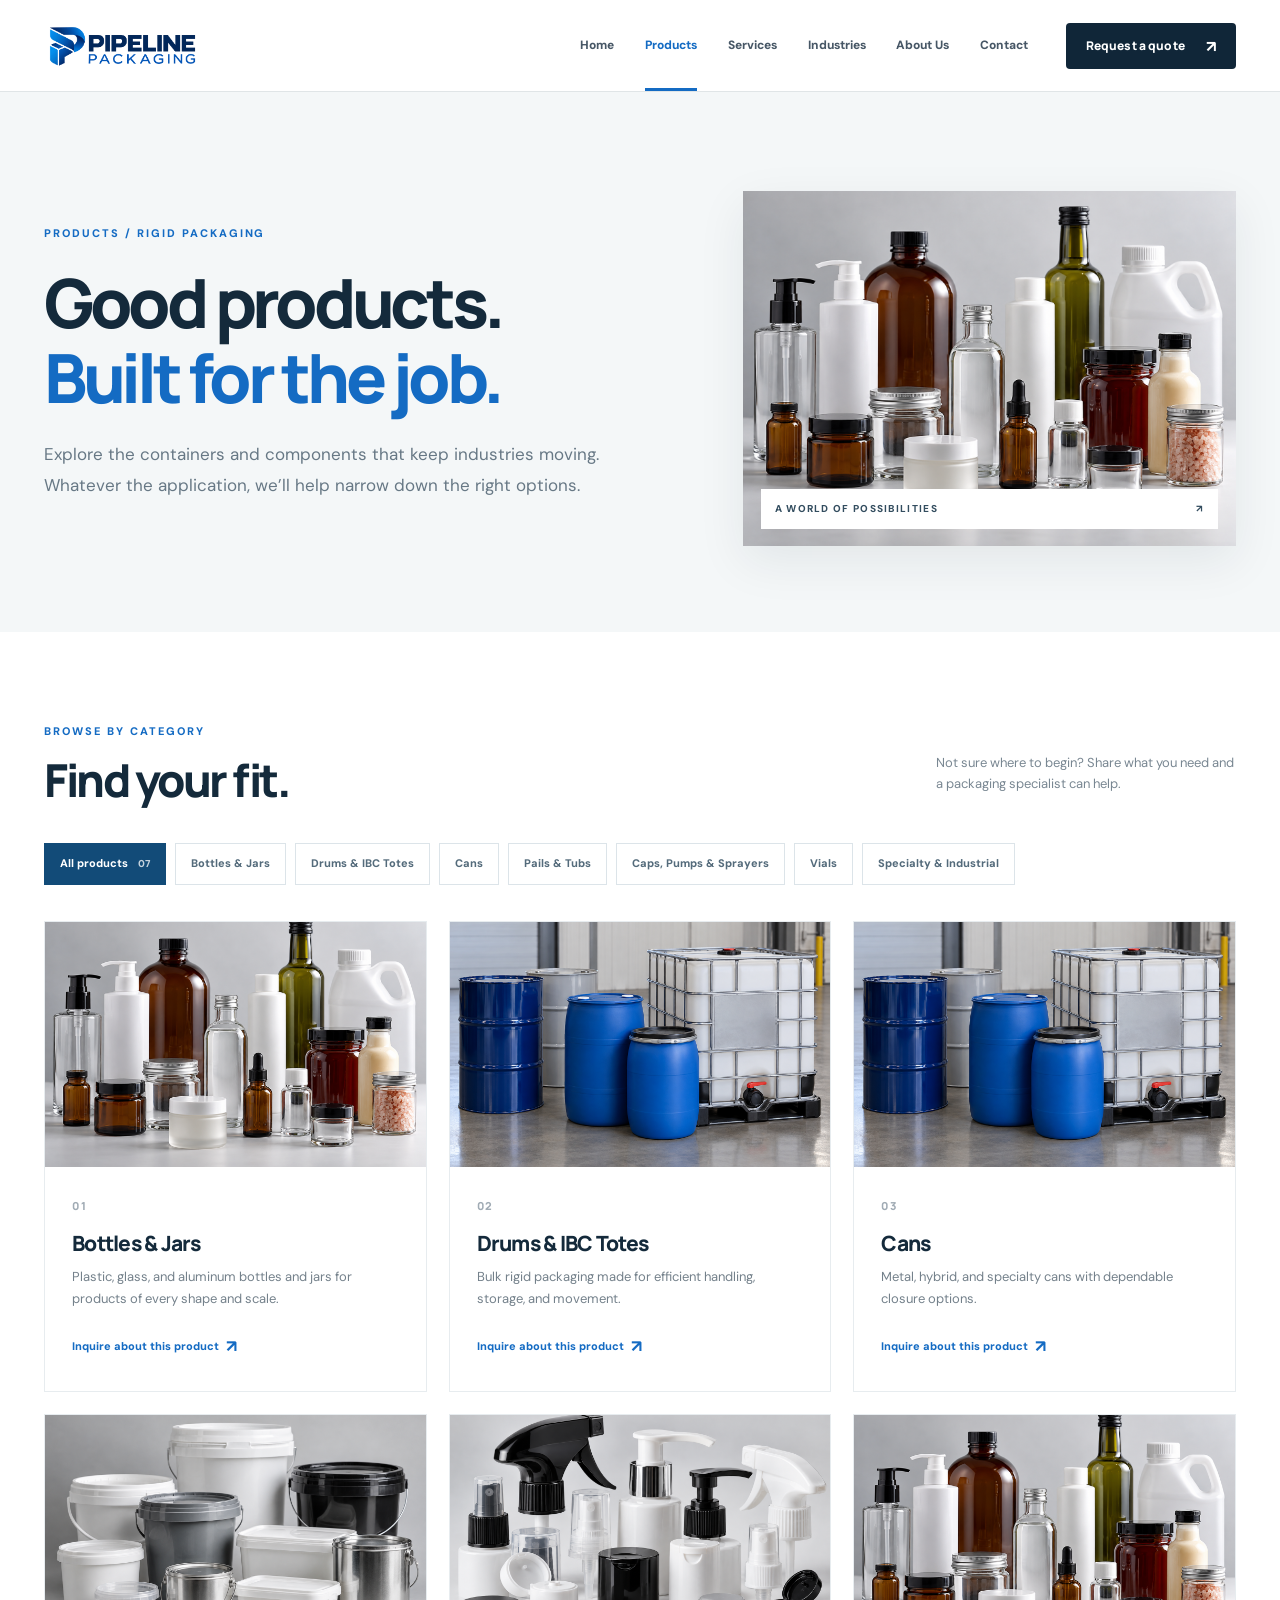
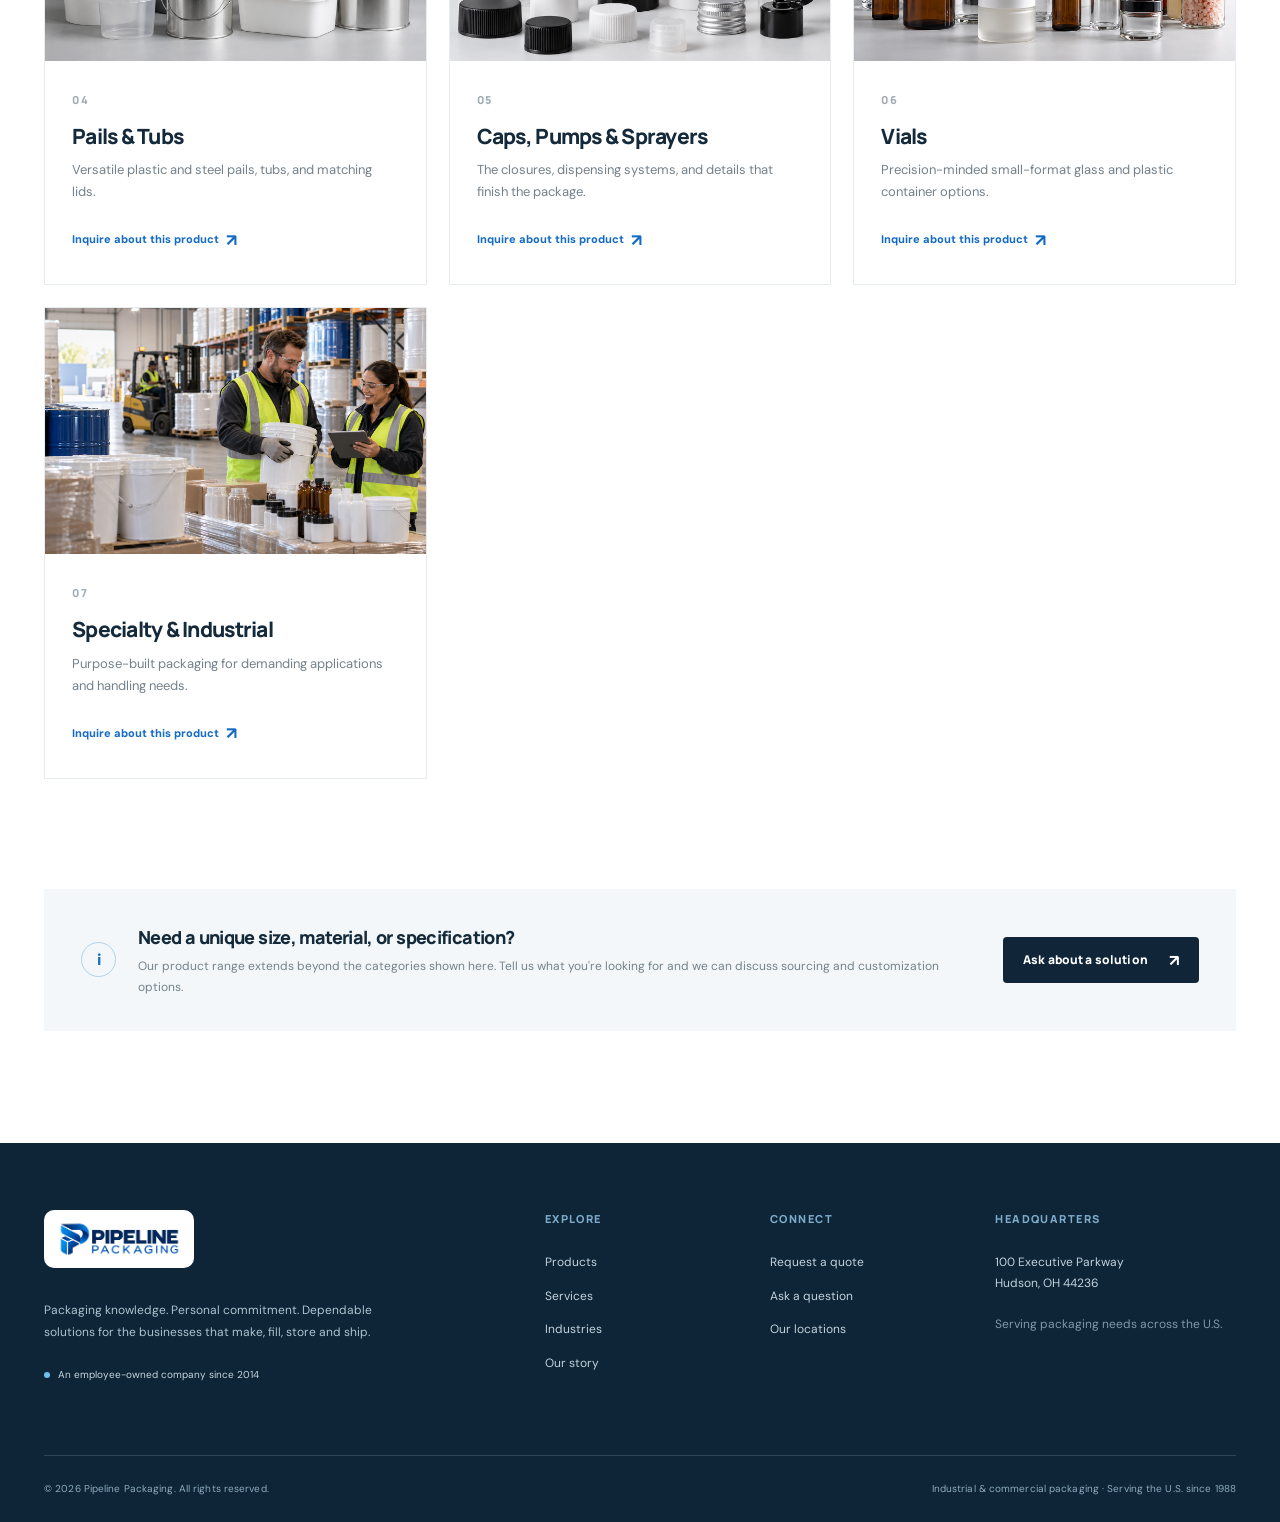
<file: products.html>
<!doctype html><html lang="en"><head><meta charset="utf-8"/><meta name="viewport" content="width=device-width, initial-scale=1"/>
<title>Packaging Products | Pipeline Packaging</title><meta name="description" content="Explore bottles, jars, cans, drums, totes, pails, closures, vials and specialty industrial packaging from Pipeline Packaging."/>
<meta name="theme-color" content="#0d2336"/><link rel="icon" href="favicon.png" type="image/png"/><link rel="shortcut icon" href="favicon.ico"/><link rel="stylesheet" href="styles.css"/>
<link rel="preconnect" href="https://fonts.googleapis.com"/><link rel="preconnect" href="https://fonts.gstatic.com" crossorigin/>
<link href="https://fonts.googleapis.com/css2?family=DM+Sans:wght@400;500;600;700&family=Manrope:wght@400;500;600;700;800&display=swap" rel="stylesheet"/>
</head><body class="page-products"><a class="skip-link" href="#main">Skip to content</a>
<header class="site-header" id="site-header"><div class="container header-row">
<a class="brand" href="index.html" aria-label="Pipeline Packaging homepage"><img src="pipeline-logo.png" class="brand-logo-full" alt="Pipeline Packaging"/></a>
<nav class="main-nav" id="main-nav" aria-label="Main navigation"><a href="index.html" class="nav-link " >Home</a><a href="products.html" class="nav-link active" aria-current="page">Products</a><a href="services.html" class="nav-link " >Services</a><a href="industries.html" class="nav-link " >Industries</a><a href="about.html" class="nav-link " >About Us</a><a href="contact.html" class="nav-link " >Contact</a><a class="btn btn-dark nav-cta" href="contact.html?interest=General%20packaging%20inquiry">Request a quote <span aria-hidden="true">↗</span></a></nav>
<button class="menu-toggle" type="button" aria-label="Open menu" aria-expanded="false" aria-controls="main-nav"><span></span><span></span><span></span></button>
</div></header><main id="main">
<section class="sub-hero"><div class="container sub-grid"><div><span class="kicker">PRODUCTS / RIGID PACKAGING</span><h1>Good products.<br/><em>Built for the job.</em></h1><p>Explore the containers and components that keep industries moving. Whatever the application, we’ll help narrow down the right options.</p></div><div class="sub-hero-art sub-art-products"><img src="product-bottles-real.png" alt="Photo of assorted packaging bottles and jars"/><span class="art-label">A WORLD OF POSSIBILITIES <span>↗</span></span></div></div></section>
<section class="section products-page-section"><div class="container"><div class="products-control"><div><span class="kicker">BROWSE BY CATEGORY</span><h2>Find your fit.</h2></div><p>Not sure where to begin? Share what you need and a packaging specialist can help.</p></div>
<div class="filter-list" role="group" aria-label="Filter product categories"><button class="filter-button active" data-filter="all" aria-pressed="true">All products <span>07</span></button><button class="filter-button" data-filter="bottles" aria-pressed="false">Bottles & Jars</button><button class="filter-button" data-filter="drums" aria-pressed="false">Drums & IBC Totes</button><button class="filter-button" data-filter="cans" aria-pressed="false">Cans</button><button class="filter-button" data-filter="pails" aria-pressed="false">Pails & Tubs</button><button class="filter-button" data-filter="closures" aria-pressed="false">Caps, Pumps & Sprayers</button><button class="filter-button" data-filter="vials" aria-pressed="false">Vials</button><button class="filter-button" data-filter="specialty" aria-pressed="false">Specialty & Industrial</button></div>
<div class="product-grid product-grid-page"><article class="product-card" data-category="bottles" data-reveal><a class="product-art art-bottles" href="contact.html?interest=Bottles%20%26%20Jars" aria-label="Inquire about Bottles &amp; Jars"><img src="product-bottles-real.png" alt="Photo of assorted bottles and jars" loading="lazy"/></a><div class="product-card-bottom"><span class="item-index">01</span><h3>Bottles & Jars</h3><p>Plastic, glass, and aluminum bottles and jars for products of every shape and scale.</p><a href="contact.html?interest=Bottles%20%26%20Jars" class="text-link">Inquire about this product <span aria-hidden="true">↗</span></a></div></article><article class="product-card" data-category="drums" data-reveal><a class="product-art art-drums" href="contact.html?interest=Drums%20%26%20IBC%20Totes" aria-label="Inquire about Drums &amp; IBC Totes"><img src="product-drums-real.png" alt="Photo of industrial drums and IBC totes" loading="lazy"/></a><div class="product-card-bottom"><span class="item-index">02</span><h3>Drums & IBC Totes</h3><p>Bulk rigid packaging made for efficient handling, storage, and movement.</p><a href="contact.html?interest=Drums%20%26%20IBC%20Totes" class="text-link">Inquire about this product <span aria-hidden="true">↗</span></a></div></article><article class="product-card" data-category="cans" data-reveal><a class="product-art art-cans" href="contact.html?interest=Cans" aria-label="Inquire about Cans"><img src="product-cans-real.png" alt="Photo of industrial metal containers" loading="lazy"/></a><div class="product-card-bottom"><span class="item-index">03</span><h3>Cans</h3><p>Metal, hybrid, and specialty cans with dependable closure options.</p><a href="contact.html?interest=Cans" class="text-link">Inquire about this product <span aria-hidden="true">↗</span></a></div></article><article class="product-card" data-category="pails" data-reveal><a class="product-art art-pails" href="contact.html?interest=Pails%20%26%20Tubs" aria-label="Inquire about Pails &amp; Tubs"><img src="product-pails-real.png" alt="Photo of pails, tubs, and industrial buckets" loading="lazy"/></a><div class="product-card-bottom"><span class="item-index">04</span><h3>Pails & Tubs</h3><p>Versatile plastic and steel pails, tubs, and matching lids.</p><a href="contact.html?interest=Pails%20%26%20Tubs" class="text-link">Inquire about this product <span aria-hidden="true">↗</span></a></div></article><article class="product-card" data-category="closures" data-reveal><a class="product-art art-closures" href="contact.html?interest=Caps%2C%20Pumps%20%26%20Sprayers" aria-label="Inquire about Caps, Pumps &amp; Sprayers"><img src="product-closures-real.png" alt="Photo of caps, pumps, and sprayers" loading="lazy"/></a><div class="product-card-bottom"><span class="item-index">05</span><h3>Caps, Pumps & Sprayers</h3><p>The closures, dispensing systems, and details that finish the package.</p><a href="contact.html?interest=Caps%2C%20Pumps%20%26%20Sprayers" class="text-link">Inquire about this product <span aria-hidden="true">↗</span></a></div></article><article class="product-card" data-category="vials" data-reveal><a class="product-art art-vials" href="contact.html?interest=Vials" aria-label="Inquire about Vials"><img src="product-vials-real.png" alt="Photo of small bottles and vials" loading="lazy"/></a><div class="product-card-bottom"><span class="item-index">06</span><h3>Vials</h3><p>Precision-minded small-format glass and plastic container options.</p><a href="contact.html?interest=Vials" class="text-link">Inquire about this product <span aria-hidden="true">↗</span></a></div></article><article class="product-card" data-category="specialty" data-reveal><a class="product-art art-specialty" href="contact.html?interest=Specialty%20%26%20Industrial" aria-label="Inquire about Specialty &amp; Industrial"><img src="product-specialty-real.png" alt="Photo of specialty industrial packaging in a warehouse" loading="lazy"/></a><div class="product-card-bottom"><span class="item-index">07</span><h3>Specialty & Industrial</h3><p>Purpose-built packaging for demanding applications and handling needs.</p><a href="contact.html?interest=Specialty%20%26%20Industrial" class="text-link">Inquire about this product <span aria-hidden="true">↗</span></a></div></article></div><p id="filter-status" class="sr-only" aria-live="polite"></p></div></section>
<section class="container note-panel"><span class="note-symbol">i</span><div><h3>Need a unique size, material, or specification?</h3><p>Our product range extends beyond the categories shown here. Tell us what you're looking for and we can discuss sourcing and customization options.</p></div><a class="btn btn-dark" href="contact.html?interest=Specialty%20packaging">Ask about a solution <span aria-hidden="true">↗</span></a></section>
</main><footer class="site-footer"><div class="container"><div class="footer-top">
<div class="footer-intro"><a class="brand brand-light" href="index.html"><img src="pipeline-logo.png" class="brand-logo-full brand-logo-footer" alt="Pipeline Packaging"/></a><p>Packaging knowledge. Personal commitment. Dependable solutions for the businesses that make, fill, store and ship.</p><span class="owner-flag"><span class="owner-dot"></span> An employee-owned company since 2014</span></div>
<div class="footer-col"><h3>Explore</h3><a href="products.html">Products</a><a href="services.html">Services</a><a href="industries.html">Industries</a><a href="about.html">Our story</a></div>
<div class="footer-col"><h3>Connect</h3><a href="contact.html">Request a quote</a><a href="contact.html#form">Ask a question</a><a href="about.html#locations">Our locations</a></div>
<div class="footer-col"><h3>Headquarters</h3><address>100 Executive Parkway<br/>Hudson, OH 44236</address><span class="footer-muted">Serving packaging needs across the U.S.</span></div>
</div><div class="footer-bottom"><span>© <span id="year">2026</span> Pipeline Packaging. All rights reserved.</span><span>Industrial &amp; commercial packaging · Serving the U.S. since 1988</span></div></div></footer><script defer src="main.js"></script></body></html>
</file>
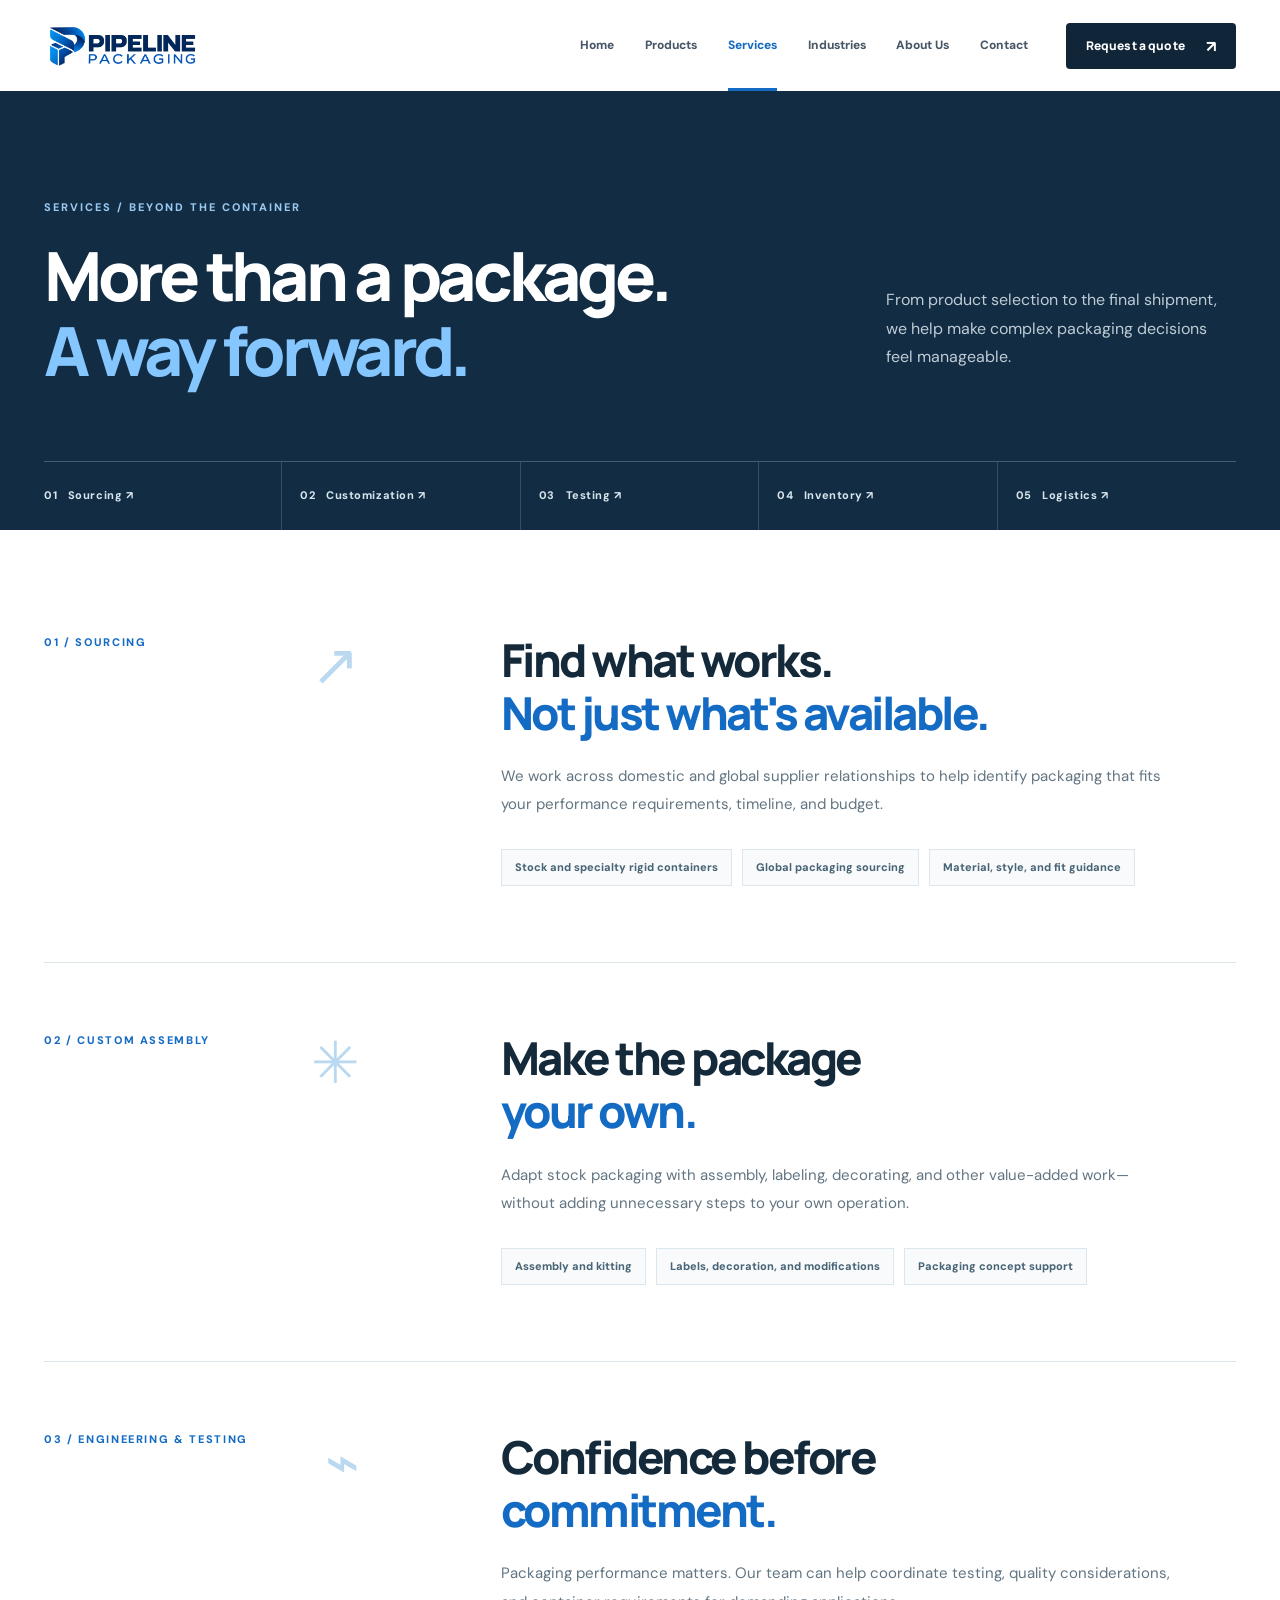
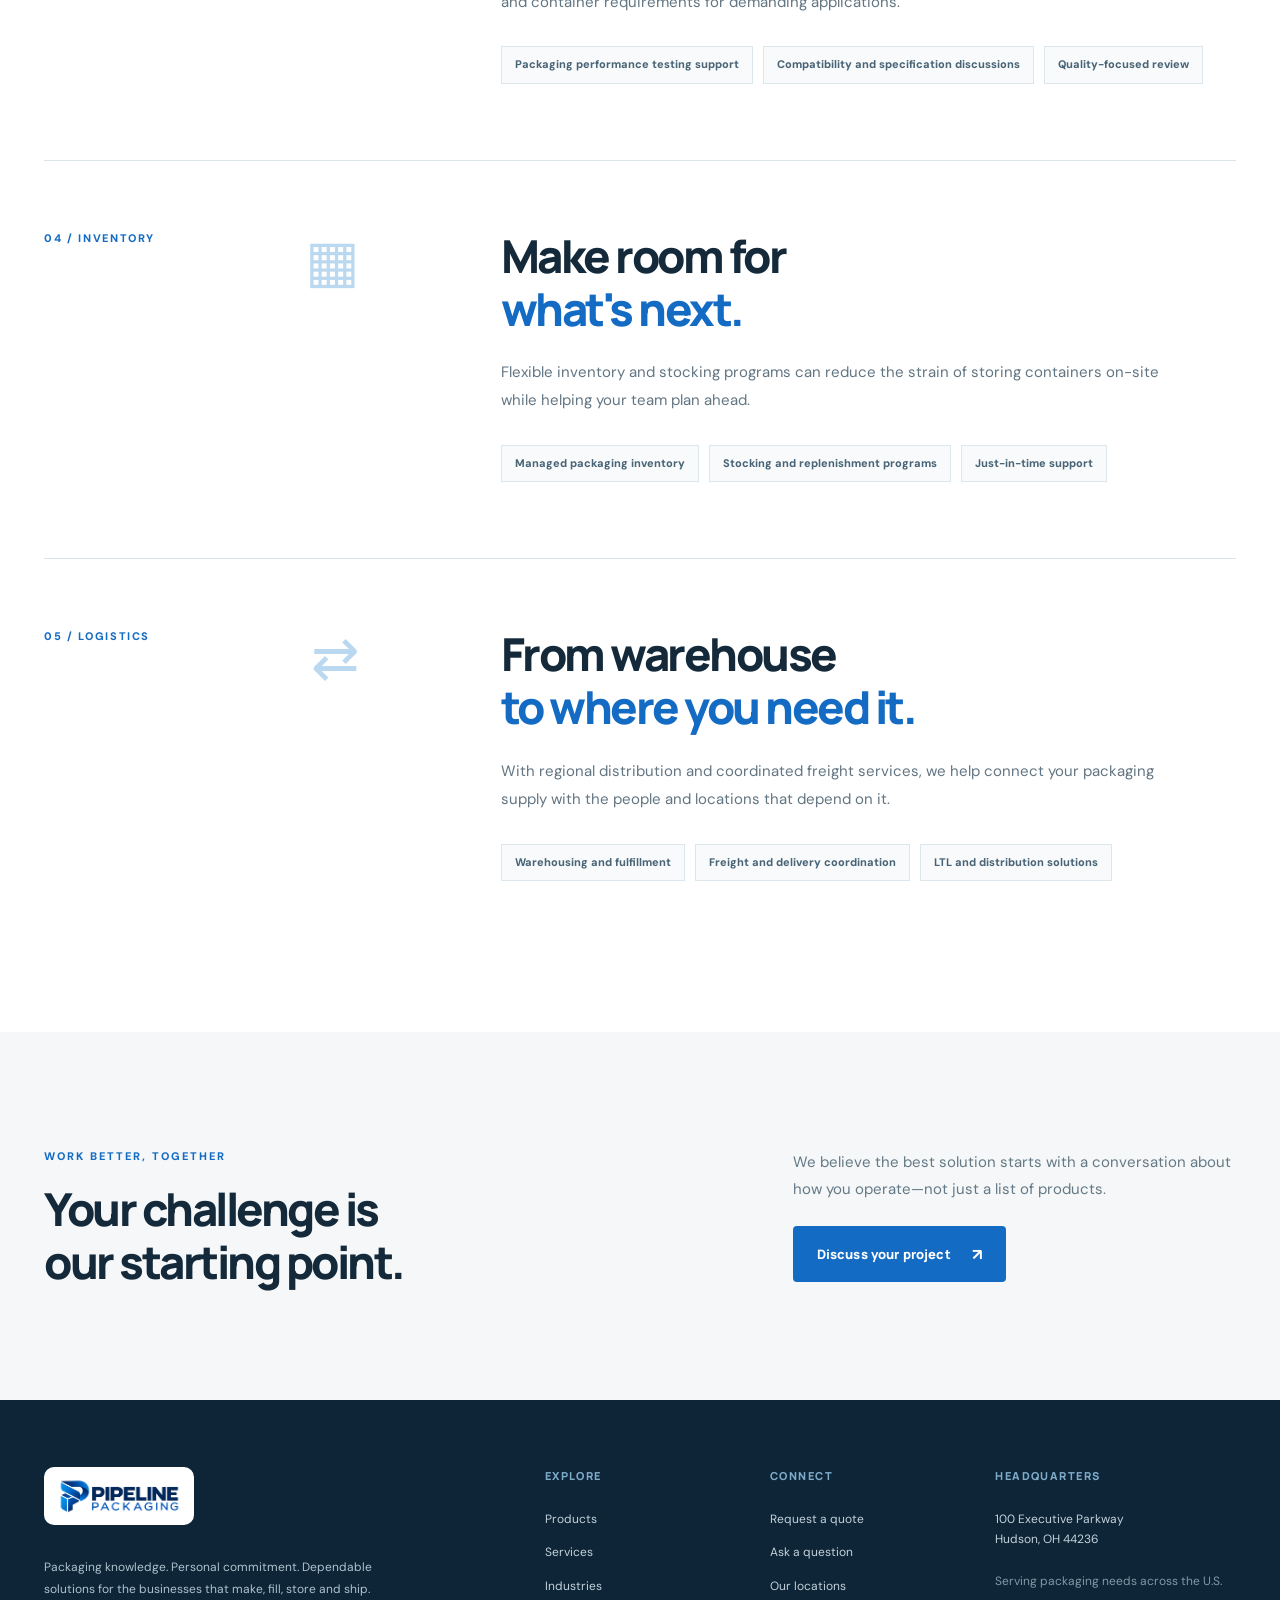
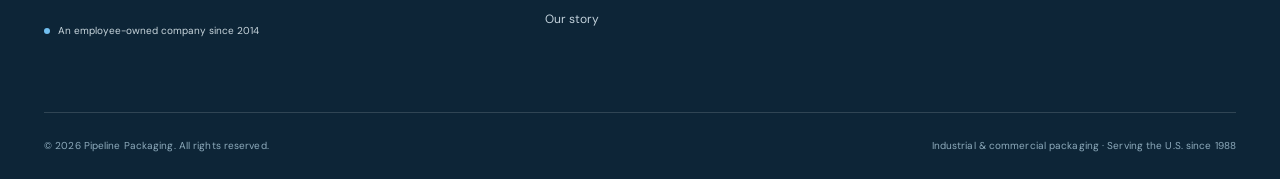
<file: services.html>
<!doctype html><html lang="en"><head><meta charset="utf-8"/><meta name="viewport" content="width=device-width, initial-scale=1"/>
<title>Packaging Services | Pipeline Packaging</title><meta name="description" content="Explore Pipeline Packaging services: global sourcing, custom assembly, engineering and testing, inventory management, and logistics."/>
<meta name="theme-color" content="#0d2336"/><link rel="icon" href="favicon.png" type="image/png"/><link rel="shortcut icon" href="favicon.ico"/><link rel="stylesheet" href="styles.css"/>
<link rel="preconnect" href="https://fonts.googleapis.com"/><link rel="preconnect" href="https://fonts.gstatic.com" crossorigin/>
<link href="https://fonts.googleapis.com/css2?family=DM+Sans:wght@400;500;600;700&family=Manrope:wght@400;500;600;700;800&display=swap" rel="stylesheet"/>
</head><body class="page-services"><a class="skip-link" href="#main">Skip to content</a>
<header class="site-header" id="site-header"><div class="container header-row">
<a class="brand" href="index.html" aria-label="Pipeline Packaging homepage"><img src="pipeline-logo.png" class="brand-logo-full" alt="Pipeline Packaging"/></a>
<nav class="main-nav" id="main-nav" aria-label="Main navigation"><a href="index.html" class="nav-link " >Home</a><a href="products.html" class="nav-link " >Products</a><a href="services.html" class="nav-link active" aria-current="page">Services</a><a href="industries.html" class="nav-link " >Industries</a><a href="about.html" class="nav-link " >About Us</a><a href="contact.html" class="nav-link " >Contact</a><a class="btn btn-dark nav-cta" href="contact.html?interest=General%20packaging%20inquiry">Request a quote <span aria-hidden="true">↗</span></a></nav>
<button class="menu-toggle" type="button" aria-label="Open menu" aria-expanded="false" aria-controls="main-nav"><span></span><span></span><span></span></button>
</div></header><main id="main">
<section class="sub-hero sub-hero-dark"><div class="container"><span class="kicker kicker-light">SERVICES / BEYOND THE CONTAINER</span><div class="service-headline"><h1>More than a package.<br/><em>A way forward.</em></h1><p>From product selection to the final shipment, we help make complex packaging decisions feel manageable.</p></div><div class="service-nav"><a href="#sourcing">01 &nbsp; Sourcing ↗</a><a href="#custom">02 &nbsp; Customization ↗</a><a href="#testing">03 &nbsp; Testing ↗</a><a href="#inventory">04 &nbsp; Inventory ↗</a><a href="#logistics">05 &nbsp; Logistics ↗</a></div></div></section>
<section class="section service-details"><div class="container">
<div class="service-detail" id="sourcing" data-reveal><div class="service-ident"><span>01 / SOURCING</span><span class="service-glyph">↗</span></div><div class="service-description"><h2>Find what works.<br/><em>Not just what's available.</em></h2><p>We work across domestic and global supplier relationships to help identify packaging that fits your performance requirements, timeline, and budget.</p><ul><li>Stock and specialty rigid containers</li><li>Global packaging sourcing</li><li>Material, style, and fit guidance</li></ul></div></div>
<div class="service-detail" id="custom" data-reveal><div class="service-ident"><span>02 / CUSTOM ASSEMBLY</span><span class="service-glyph">✳</span></div><div class="service-description"><h2>Make the package<br/><em>your own.</em></h2><p>Adapt stock packaging with assembly, labeling, decorating, and other value-added work—without adding unnecessary steps to your own operation.</p><ul><li>Assembly and kitting</li><li>Labels, decoration, and modifications</li><li>Packaging concept support</li></ul></div></div>
<div class="service-detail" id="testing" data-reveal><div class="service-ident"><span>03 / ENGINEERING &amp; TESTING</span><span class="service-glyph">⌁</span></div><div class="service-description"><h2>Confidence before<br/><em>commitment.</em></h2><p>Packaging performance matters. Our team can help coordinate testing, quality considerations, and container requirements for demanding applications.</p><ul><li>Packaging performance testing support</li><li>Compatibility and specification discussions</li><li>Quality-focused review</li></ul></div></div>
<div class="service-detail" id="inventory" data-reveal><div class="service-ident"><span>04 / INVENTORY</span><span class="service-glyph">▦</span></div><div class="service-description"><h2>Make room for<br/><em>what's next.</em></h2><p>Flexible inventory and stocking programs can reduce the strain of storing containers on-site while helping your team plan ahead.</p><ul><li>Managed packaging inventory</li><li>Stocking and replenishment programs</li><li>Just-in-time support</li></ul></div></div>
<div class="service-detail" id="logistics" data-reveal><div class="service-ident"><span>05 / LOGISTICS</span><span class="service-glyph">⇄</span></div><div class="service-description"><h2>From warehouse<br/><em>to where you need it.</em></h2><p>With regional distribution and coordinated freight services, we help connect your packaging supply with the people and locations that depend on it.</p><ul><li>Warehousing and fulfillment</li><li>Freight and delivery coordination</li><li>LTL and distribution solutions</li></ul></div></div>
</div></section><section class="section service-bottom"><div class="container cta-split"><div><span class="kicker">WORK BETTER, TOGETHER</span><h2>Your challenge is<br/>our starting point.</h2></div><div><p>We believe the best solution starts with a conversation about how you operate—not just a list of products.</p><a class="btn btn-blue btn-large" href="contact.html#form">Discuss your project <span aria-hidden="true">↗</span></a></div></div></section>
</main><footer class="site-footer"><div class="container"><div class="footer-top">
<div class="footer-intro"><a class="brand brand-light" href="index.html"><img src="pipeline-logo.png" class="brand-logo-full brand-logo-footer" alt="Pipeline Packaging"/></a><p>Packaging knowledge. Personal commitment. Dependable solutions for the businesses that make, fill, store and ship.</p><span class="owner-flag"><span class="owner-dot"></span> An employee-owned company since 2014</span></div>
<div class="footer-col"><h3>Explore</h3><a href="products.html">Products</a><a href="services.html">Services</a><a href="industries.html">Industries</a><a href="about.html">Our story</a></div>
<div class="footer-col"><h3>Connect</h3><a href="contact.html">Request a quote</a><a href="contact.html#form">Ask a question</a><a href="about.html#locations">Our locations</a></div>
<div class="footer-col"><h3>Headquarters</h3><address>100 Executive Parkway<br/>Hudson, OH 44236</address><span class="footer-muted">Serving packaging needs across the U.S.</span></div>
</div><div class="footer-bottom"><span>© <span id="year">2026</span> Pipeline Packaging. All rights reserved.</span><span>Industrial &amp; commercial packaging · Serving the U.S. since 1988</span></div></div></footer><script defer src="main.js"></script></body></html>
</file>
<file: styles.css>
:root{--navy:#102638;--ink:#142a3b;--blue:#146bc3;--blue-dark:#0e559f;--sky:#def0ff;--muted:#657481;--line:#e1e7eb;--warm:#f7f8f6;--white:#fff;--radius:8px;--max:1240px;--shadow:0 22px 60px rgba(25,49,64,.09)}
*,*::before,*::after{box-sizing:border-box}
html{scroll-behavior:smooth;scroll-padding-top:96px}
body{margin:0;background:white;color:var(--ink);font-family:'DM Sans',Arial,sans-serif;font-size:16px;line-height:1.58;-webkit-font-smoothing:antialiased}
button,input,textarea,select{font:inherit}
button{cursor:pointer}
img{display:block;max-width:100%}
a{text-decoration:none;color:inherit}
p,h1,h2,h3{margin-top:0}
::selection{background:#b5dfff;color:#0c3455}
.container{width:min(calc(100% - 88px),var(--max));margin-inline:auto}
.sr-only{position:absolute!important;width:1px;height:1px;padding:0;margin:-1px;overflow:hidden;clip:rect(0,0,0,0);white-space:nowrap;border:0}
.skip-link{position:fixed;left:10px;top:-80px;z-index:1100;background:#fff;padding:12px 20px;box-shadow:0 0 0 3px var(--blue)}.skip-link:focus{top:12px}
:focus-visible{outline:3px solid #5da4ec;outline-offset:4px}
h1,h2,h3,.brand,.btn,.stat-number{font-family:'Manrope','DM Sans',sans-serif}
h1{font-weight:800;letter-spacing:-.063em;line-height:1.105}h2{font-size:clamp(34px,3.55vw,54px);letter-spacing:-.055em;line-height:1.17;font-weight:800}h3{font-weight:800;letter-spacing:-.035em}
h1 em,h2 em{color:var(--blue);font-style:normal}.muted-heading{color:#8998a3}
.kicker,.eyebrow{display:inline-flex;align-items:center;gap:11px;color:var(--blue);font-size:11px;letter-spacing:.18em;font-weight:800;text-transform:uppercase}.kicker-light{color:#9bc8f0}.eyebrow{letter-spacing:.135em}.blue-stroke{width:29px;height:2px;background:var(--blue);display:inline-block}
.btn{display:inline-flex;align-items:center;justify-content:center;gap:21px;border:1px solid transparent;padding:13px 19px;border-radius:4px;font-size:12px;font-weight:800;letter-spacing:.012em;line-height:1.5;min-height:45px;white-space:nowrap;transition:background .25s,transform .25s,color .25s,box-shadow .25s}
.btn:hover{transform:translateY(-2px)}.btn span{font-size:16px;line-height:1}.btn-blue{color:#fff;background:var(--blue)}.btn-blue:hover{background:#0c59a5;box-shadow:0 10px 22px #146bc32d}.btn-dark{background:var(--navy);color:#fff}.btn-dark:hover{background:#26455c}.btn-outline{background:transparent;border-color:#c6d0d8;color:var(--ink)}.btn-outline:hover{border-color:var(--blue);color:var(--blue)}.btn-white{background:#fff;color:var(--ink)}.btn-white:hover{background:#e6f2ff}.btn-large{padding:17px 23px;min-height:56px;font-size:13px}
.text-link{font-size:13px;font-weight:800;color:var(--blue);display:inline-flex;gap:15px;align-items:center;border-bottom:1px solid transparent;padding-bottom:4px;transition:gap .2s,border-color .2s}.text-link:hover{gap:21px;border-color:currentColor}.text-link span{font-size:17px}
.site-header{height:91px;background:#fff;position:sticky;top:0;z-index:100;box-shadow:0 1px 0 rgba(27,54,73,.09);transition:height .25s,box-shadow .25s}.site-header.is-scrolled{box-shadow:0 8px 26px rgba(23,48,68,.065);height:80px}.header-row{height:100%;display:flex;align-items:center;justify-content:space-between;gap:22px}
.brand{display:inline-flex;align-items:center;gap:12px;flex-shrink:0}.brand img{border-radius:9px}.brand-words{display:flex;flex-direction:column;line-height:1;gap:3px}.brand-words strong{letter-spacing:-.06em;font-weight:800;color:var(--navy);font-size:23px}.brand-dot{color:var(--blue)}.brand-words small{font-weight:700;letter-spacing:.37em;color:#5c6e7d;font-size:9px;padding-left:1px}
.main-nav{display:flex;align-items:center;gap:clamp(15px,2.4vw,33px)}.nav-link{font-size:12px;font-weight:800;color:#475766;position:relative;line-height:91px;white-space:nowrap;transition:color .2s}.nav-link:hover,.nav-link.active{color:var(--blue)}.nav-link.active::after{content:"";position:absolute;bottom:0;left:0;right:0;height:3px;background:var(--blue)}.site-header.is-scrolled .nav-link{line-height:80px}.nav-cta{margin-left:7px}.menu-toggle{display:none;position:relative;width:44px;height:44px;border:1px solid var(--line);border-radius:3px;background:#fff;padding:11px}.menu-toggle span{display:block;width:21px;height:2px;background:var(--ink);margin:5px 0;transition:transform .2s,opacity .2s}
/* HOME */
.hero-section{padding-top:49px;background:#f7f9f9;overflow:hidden}.hero-grid{display:grid;grid-template-columns:.98fr 1.02fr;min-height:616px;gap:28px}.hero-copy{display:flex;align-items:flex-start;flex-direction:column;justify-content:center;padding-bottom:46px;padding-right:14px}.hero-copy h1{font-size:clamp(44px,4.25vw,69px);margin:24px 0 25px;max-width:660px}.hero-copy h1 em{display:block}.hero-lede{font-size:17px;color:#5f707a;max-width:510px;line-height:1.78;margin-bottom:32px}.hero-actions{display:flex;align-items:center;gap:11px;flex-wrap:wrap}.hero-proof{display:flex;align-items:center;gap:17px;margin-top:60px}.hero-proof strong{font-size:12px;font-weight:800;display:block}.hero-proof small{font-size:11px;color:#75828a;display:block;margin-top:2px}.avatar-group{display:flex;padding-left:7px}.avatar-group span{display:grid;place-items:center;width:34px;height:34px;border:2px solid #f7f9f9;border-radius:50%;margin-left:-7px;background:#c8e2f0;color:#1e6691;font-weight:800;font-size:12px}.avatar-group span:nth-child(2){background:#d8d7cc;color:#5b605d}.avatar-group span:nth-child(3){background:#203f56;color:white}
.hero-media{position:relative;min-height:612px;overflow:hidden;border-radius:3px 3px 0 0;background:#173b59}.hero-base,.story-image img,.about-hero-photo img{width:100%;height:100%;object-fit:cover;position:absolute;inset:0}.photo-overlay{display:none}.photo-warehouse{background-image:url('https://images.unsplash.com/photo-1586528116311-ad8dd3c8310d?auto=format&fit=crop&w=1600&q=85');opacity:.9}.photo-team{background-image:url('https://images.unsplash.com/photo-1565793298595-6ba897d3b9c5?auto=format&fit=crop&w=1100&q=85');opacity:.9}.hero-photo-shade{position:absolute;inset:0;background:linear-gradient(180deg,rgba(4,19,33,.03) 35%,rgba(5,20,34,.38) 100%),linear-gradient(90deg,rgba(9,31,45,.12),transparent 55%)}
.hero-corner-tag{position:absolute;top:26px;left:27px;color:#fff;font-size:10px;font-weight:800;letter-spacing:.14em;text-shadow:0 1px 12px #07243a;display:flex;align-items:center;gap:9px}.tiny-accent{width:7px;height:7px;background:#6cc5f6;border-radius:50%}
.hero-float{position:absolute;bottom:37px;left:32px;background:#fff;padding:23px 25px 22px;min-width:245px;box-shadow:var(--shadow)}.hero-float strong{display:block;font-size:24px;font-weight:800;letter-spacing:-.055em;line-height:1.2}.hero-float small{font-size:12px;color:var(--muted);display:block;margin-top:10px}.float-icon{position:absolute;top:15px;right:18px;font-size:20px;color:var(--blue)}
.trust-strip{min-height:86px;display:flex;align-items:center;justify-content:space-between;gap:18px;color:#63727d}.trust-strip span:first-child{font-size:10px;color:#9aa5aa;font-weight:800;letter-spacing:.15em}.trust-strip strong{font-weight:700;font-size:11px;white-space:nowrap}.trust-line{width:1px;background:#d7e0e4;height:22px}
.stats-band{background:#112d43;color:white}.stats-grid{display:grid;grid-template-columns:repeat(4,1fr);padding:35px 0}.stats-grid>div{padding-left:30px;border-left:1px solid #ffffff22}.stats-grid>div:first-child{padding-left:0;border-left:0}.stats-grid strong{display:block;font-family:Manrope,sans-serif;font-size:39px;letter-spacing:-.07em;font-weight:800;line-height:1.17}.stats-grid span:not(.statplus){display:block;color:#c0ccd5;font-size:12px;margin-top:7px}.statplus{color:#56b9f6}
.section{padding:110px 0}.section-top{display:flex;align-items:end;justify-content:space-between;gap:60px;margin-bottom:42px}.section-top h2{margin:14px 0 0}.section-top-side{width:340px;max-width:100%}.section-top-side p,.top-caption{color:#6b7c87;font-size:14px;line-height:1.83;margin:0 0 20px}.top-caption{max-width:330px;margin-bottom:0}.home-products{display:grid;grid-template-columns:repeat(4,minmax(0,1fr));gap:19px}.product-card{min-width:0;background:#fff;border:1px solid #e7ecef;transition:box-shadow .3s,transform .3s,border-color .3s}.product-card:hover{box-shadow:0 20px 38px #1e4c6c11;transform:translateY(-5px);border-color:#d6e6f1}.product-art{background:#e7edef;display:block;overflow:hidden;aspect-ratio:1.34}.product-art img{height:100%;width:100%;object-fit:cover;transition:transform .45s}.product-card:hover img{transform:scale(1.05)}.product-card-bottom{padding:22px 20px 24px}.item-index{color:#a0abb4;font-size:11px;font-family:Manrope,sans-serif;font-weight:800;letter-spacing:.14em}.product-card h3{font-size:17px;line-height:1.35;margin:11px 0 9px;min-height:45px}.product-card p{color:#74818b;font-size:12px;line-height:1.7;min-height:65px;margin:0 0 21px}.product-card .text-link{font-size:11px;gap:7px}
.story-teaser{background:#f5f7f8}.story-grid{display:grid;grid-template-columns:1.06fr .94fr;align-items:center;gap:8vw}.story-visual{display:grid;grid-template-columns:.78fr 1fr;min-height:484px}.story-block{background:#1668b8;color:#fff;display:flex;flex-direction:column;padding:32px 26px;position:relative;z-index:1}.story-overline{font-size:10px;letter-spacing:.14em;font-weight:800;color:#dceeff}.story-number{display:block;font-family:Manrope,sans-serif;font-size:52px;font-weight:800;line-height:1;letter-spacing:-.08em;margin:auto 0 16px}.story-number span{font-size:22px;color:#a9cceb}.story-block h3{font-size:26px;line-height:1.25;margin:0 0 15px}.story-block p{color:#e3f1ff;font-size:12px;line-height:1.76;margin:0}.story-image{position:relative;min-width:0;background:#173d57;overflow:hidden}.story-image:after{content:"";position:absolute;inset:0;background:linear-gradient(0deg,#09203555,transparent)}.story-copy h2{margin:13px 0 22px}.story-copy>p{color:#6a7781;font-size:15px;line-height:1.85;margin-bottom:27px}.checklist{margin:0 0 30px}.checklist>div{display:flex;gap:12px;align-items:start;margin-bottom:13px;font-size:13px;font-weight:700}.check{display:grid;place-items:center;border-radius:50%;background:#e5f3ff;color:#1570be;width:23px;height:23px;flex-shrink:0;font-weight:900}
.services-overview .service-trio{display:grid;grid-template-columns:repeat(3,1fr);gap:18px}.service-tile{min-height:312px;background:#f5f7f8;padding:30px;position:relative;display:flex;flex-direction:column;transition:background .25s,transform .25s}.service-tile:hover{background:#e9f3fb;transform:translateY(-4px)}.service-symbol{color:var(--blue);display:block;font-family:Manrope,sans-serif;font-size:39px;line-height:1;margin-bottom:auto}.service-count{font-weight:800;color:#8195a0;font-size:10px;letter-spacing:.12em;margin:30px 0 11px}.service-tile h3{font-size:25px;margin:0 0 8px}.service-tile p{max-width:285px;color:#71818a;font-size:13px;line-height:1.73;margin-bottom:24px}.service-more{font-size:12px;font-weight:800;color:#146bc3;margin-top:auto}
.home-quote{padding-top:0}.quote-band{background:#112e45;color:white;padding:65px 67px;display:flex;gap:30px;align-items:center;justify-content:space-between;position:relative;overflow:hidden}.quote-band:after{content:"";position:absolute;width:490px;height:490px;border:1px solid #77addb2c;border-radius:50%;right:-145px;top:-234px;box-shadow:0 0 0 60px #77addb08,0 0 0 120px #77addb06;pointer-events:none}.quote-band>div,.quote-band>a{z-index:1}.quote-band h2{margin:16px 0;line-height:1.18;font-size:clamp(31px,3vw,46px)}.quote-band h2 em{color:#87c7ff}.quote-band p{font-size:13px;color:#c4d2dd;margin-bottom:0;max-width:510px}
/* GENERAL INTERIOR */
.sub-hero{background:#f4f7f8;padding:100px 0 86px}.sub-grid{display:grid;grid-template-columns:1fr .81fr;gap:7vw;align-items:center}.sub-hero h1,.contact-top h1{font-size:clamp(50px,5.3vw,79px);margin:20px 0 25px}.sub-hero p{color:#677885;font-size:17px;line-height:1.8;max-width:560px}.sub-hero-art{min-height:355px;background:#e0e7e3;position:relative;overflow:hidden;box-shadow:0 15px 45px #0c263514}.sub-hero-art img{width:100%;height:355px;object-fit:cover}.art-label{position:absolute;left:18px;right:18px;bottom:17px;padding:12px 14px;background:#fff;color:#334d5f;font-size:10px;letter-spacing:.13em;font-weight:800;display:flex;justify-content:space-between}
.products-page-section{padding-top:85px}.products-control{display:flex;gap:50px;align-items:end;justify-content:space-between}.products-control h2{margin:12px 0 0}.products-control>p{font-size:13px;color:#798792;max-width:300px}.filter-list{display:flex;gap:9px;flex-wrap:wrap;margin:36px 0 36px}.filter-button{border:1px solid #dce4e9;background:#fff;padding:11px 15px;color:#546b7b;font-size:11px;font-weight:800;transition:all .2s}.filter-button:hover{border-color:#91bada;color:#16599a}.filter-button.active{background:#124b78;border-color:#124b78;color:#fff}.filter-button span{font-size:10px;margin-left:7px;opacity:.75}.product-grid-page{display:grid;grid-template-columns:repeat(3,minmax(0,1fr));gap:22px}.product-grid-page .product-art{aspect-ratio:1.55}.product-grid-page .product-card-bottom{padding:25px 27px 26px}.product-grid-page .product-card h3{font-size:21px;min-height:auto}.product-grid-page .product-card p{min-height:45px;font-size:13px}.product-card[hidden]{display:none!important}.note-panel{background:#f3f7f9;padding:34px 37px;margin-bottom:112px;display:flex;align-items:center;gap:22px}.note-symbol{border:1px solid #aed3ee;border-radius:50%;height:35px;width:35px;display:grid;place-items:center;flex-shrink:0;color:var(--blue);font-weight:800}.note-panel>div{flex:1}.note-panel h3{font-size:18px;margin:0 0 5px}.note-panel p{color:#73838c;font-size:12px;line-height:1.7;margin:0}
/* SERVICES */
.sub-hero-dark{background:#112c43;color:white;padding:102px 0 0}.sub-hero-dark h1{color:#fff}.sub-hero-dark h1 em{color:#85c6ff}.sub-hero-dark p{color:#bfccd5;font-size:16px;max-width:350px}.service-headline{display:flex;align-items:end;justify-content:space-between;gap:50px;padding-bottom:73px}.service-headline h1{margin-bottom:0}.service-nav{display:grid;grid-template-columns:repeat(5,1fr);border-top:1px solid #ffffff39}.service-nav a{font-weight:800;font-size:11px;letter-spacing:.05em;padding:25px 7px 25px 0;border-right:1px solid #ffffff29;color:#d7e4ec;transition:color .2s,background .2s}.service-nav a:not(:first-child){padding-left:18px}.service-nav a:last-child{border-right:0}.service-nav a:hover{color:#fff;background:#ffffff09}.service-details{padding-top:35px;padding-bottom:75px}.service-detail{display:grid;grid-template-columns:.43fr 1fr;gap:11vw;padding:69px 0 76px;border-bottom:1px solid #dce5e9}.service-detail:last-child{border-bottom:0}.service-ident{display:flex;justify-content:space-between;align-items:start;flex-wrap:wrap;gap:15px}.service-ident>span:first-child{color:var(--blue);font-size:11px;font-weight:800;letter-spacing:.15em}.service-glyph{font-size:58px;color:#bad8ef;font-family:Manrope,sans-serif;line-height:1}.service-description h2{margin:0 0 22px}.service-description>p{max-width:680px;color:#627582;font-size:15px;line-height:1.9}.service-description ul{list-style:none;display:flex;flex-wrap:wrap;gap:10px;padding:15px 0 0;margin:0}.service-description li{font-size:11px;font-weight:800;color:#486476;padding:9px 13px;border:1px solid #dce6ed;background:#f8fafb}.service-bottom{background:#f5f7f8}.cta-split{display:grid;grid-template-columns:1fr .7fr;gap:9vw;align-items:center}.cta-split h2{margin:16px 0 0}.cta-split p{font-size:15px;color:#647986;line-height:1.8;max-width:450px;margin:0 0 23px}
/* INDUSTRIES */
.industry-head{padding-bottom:95px}.industry-lead{display:flex;align-items:end;justify-content:space-between;gap:55px}.industry-lead h1{margin-bottom:0}.industry-lead p{max-width:380px;margin:0 0 3px}.industries-section{padding-top:77px}.industry-grid{display:grid;grid-template-columns:repeat(3,minmax(0,1fr));gap:17px}.industry-card{position:relative;min-height:293px;padding:29px 30px;display:flex;flex-direction:column;overflow:hidden;transition:transform .25s,box-shadow .25s}.industry-card:hover{transform:translateY(-5px);box-shadow:0 16px 27px #19445914}.industry-card:after{content:"";position:absolute;width:190px;height:190px;border-radius:50%;right:-72px;top:-55px;box-shadow:0 0 0 22px #fff3,0 0 0 46px #fff2;background:#fff2;transition:transform .35s}.industry-card:hover:after{transform:scale(1.14)}.industry-no{font-size:10px;font-weight:800;letter-spacing:.13em;opacity:.63;position:relative;z-index:1}.industry-mark{font-family:Manrope,sans-serif;font-size:57px;font-weight:800;letter-spacing:-.09em;line-height:1.2;opacity:.18;margin:auto 0 10px}.industry-card>div{position:relative;z-index:2}.industry-card h2{font-size:22px;margin:0 0 6px;letter-spacing:-.045em}.industry-card p{font-size:12px;line-height:1.55;opacity:.77;max-width:280px;margin:0}.industry-arrow{position:absolute;right:25px;bottom:25px;font-size:22px;z-index:2}.industry-indigo{background:#dce9f4;color:#174d79}.industry-sage{background:#e5eee7;color:#46634a}.industry-sand{background:#f4eadd;color:#82623f}.industry-blue{background:#144b77;color:#e8f4ff}.industry-sky{background:#e5f3f7;color:#286c83}.industry-lime{background:#e6ebdd;color:#64764b}.industry-stone{background:#e4e8e8;color:#5d7476}.industry-ice{background:#d9edf3;color:#447587}.industry-cream{background:#ebeae5;color:#5d645b}.industry-banner{background:#146bc3;color:#fff;padding:40px 46px;margin-bottom:110px;display:flex;align-items:center;gap:27px}.industry-banner-icon{font-size:38px}.industry-banner>div:nth-child(2){flex:1}.industry-banner h2{font-size:26px;margin:5px 0 0}
/* ABOUT */
.about-head{padding:73px 0 92px}.about-lead{display:grid;grid-template-columns:.87fr 1fr;gap:7vw;align-items:center}.about-lead h1{margin:22px 0 21px}.about-lead p{line-height:1.85;font-size:16px;max-width:490px;color:#617580;margin:0 0 28px}.about-hero-photo{height:510px;position:relative;overflow:hidden;background:#0f3c5f}.about-image-label{position:absolute;bottom:28px;left:28px;background:#fff;padding:15px 18px;color:#6d7d86;font-size:10px;letter-spacing:.1em;font-weight:800;line-height:1.5}.about-image-label strong{display:block;color:#193f5c;letter-spacing:.03em;font-size:12px;margin-top:3px}.about-origin-grid{display:grid;grid-template-columns:1fr 1fr;gap:9vw}.about-origin h2{margin:15px 0 0}.about-origin p{font-size:16px;line-height:1.85;color:#607582}.pill-row{display:flex;flex-wrap:wrap;gap:8px;margin-top:26px}.pill-row span{font-size:11px;font-weight:800;color:#416a85;background:#f0f6fb;padding:10px 13px}.timeline-section{padding:75px 0 85px;background:#112f46;color:#fff}.timeline-grid{display:grid;grid-template-columns:repeat(3,1fr);margin-top:40px;gap:35px}.timeline-grid>div{padding-top:20px;border-top:1px solid #799bb166}.timeline-grid>div>span{font-family:Manrope,sans-serif;font-size:43px;font-weight:800;letter-spacing:-.06em;color:#79c2fb}.timeline-grid h3{font-size:19px;margin:13px 0 9px}.timeline-grid p{font-size:13px;line-height:1.75;color:#c1d1db;max-width:330px}.location-card{display:grid;grid-template-columns:.8fr 1.2fr;min-height:320px;background:#f4f7f9;margin-top:42px}.location-heading{background:#146bc3;color:#fff;padding:38px 42px;position:relative;overflow:hidden;display:flex;flex-direction:column;justify-content:space-between}.location-heading h3{font-size:30px;margin:10px 0 10px}.location-heading p{font-size:13px;line-height:1.8;margin:0;color:#e1f3ff}.location-symbol{font-size:120px;font-family:Manrope,sans-serif;font-weight:800;letter-spacing:-.1em;line-height:1;color:#ffffff18;position:absolute;bottom:-18px;right:10px}.location-dot{color:#9ed7ff}.cities-col{padding:40px 43px}.cities-head{font-size:11px;color:var(--blue);font-weight:800;letter-spacing:.14em}.cities-grid{display:grid;grid-template-columns:repeat(3,minmax(0,1fr));gap:20px 19px;margin-top:30px}.cities-grid span{display:flex;gap:8px;align-items:start;font-size:12px;font-weight:700;white-space:nowrap}.cities-grid i{margin-top:7px;background:#2886cb;width:5px;height:5px;flex-shrink:0;border-radius:50%}.about-close{text-align:center;background:#f8fafb}.about-close h2{font-size:clamp(31px,3.8vw,54px);max-width:820px;margin:0 auto 30px}
/* CONTACT */
.contact-section{background:#f4f7f8;padding:90px 0 110px}.contact-top{display:grid;grid-template-columns:1fr .5fr;gap:11vw;align-items:end;margin-bottom:67px}.contact-top h1{margin:20px 0 20px}.contact-top>div:first-child>p{font-size:16px;color:#617581;max-width:560px;line-height:1.82;margin:0}.contact-aside{border-left:2px solid #c3d9e9;padding:9px 0 9px 27px}.contact-detail-tag{display:block;color:var(--blue);font-size:10px;font-weight:800;letter-spacing:.13em;margin-bottom:16px}.contact-aside address{font-size:17px;font-weight:800;font-style:normal;line-height:1.6}.contact-placeholder{margin-top:15px;color:#8a9aa5;font-size:12px;line-height:1.65}.form-shell{background:#fff;border:1px solid #e7edf0;padding:52px 60px;box-shadow:0 26px 55px #1e4c6710;scroll-margin-top:110px}.form-heading{margin-bottom:36px;padding-bottom:28px;border-bottom:1px solid #e8edf0}.form-step{color:var(--blue);font-size:10px;font-weight:800;letter-spacing:.14em}.form-heading h2{font-size:32px;margin:12px 0 7px}.form-heading p{color:#8495a0;font-size:12px;margin:0}.form-heading b,.field label>span:not(.optional){color:#146bc3}.form-grid{display:grid;grid-template-columns:repeat(2,minmax(0,1fr));gap:25px 24px}.field{display:flex;flex-direction:column;gap:9px;min-width:0}.field-full{grid-column:1/-1}.field label{font-size:12px;font-weight:800;color:#263f4f}.optional{color:#9ba8af!important;font-size:11px;font-weight:500;margin-left:5px}.field input,.field select,.field textarea{background:#fbfcfd;border:1px solid #dbe3e9;border-radius:3px;padding:15px 16px;width:100%;color:#243d50;min-height:53px;outline:none;font-size:13px;transition:border-color .2s,box-shadow .2s,background .2s}.field select{appearance:none;background-image:url("data:image/svg+xml,%3Csvg xmlns='http://www.w3.org/2000/svg' width='16' height='16' viewBox='0 0 24 24' fill='none' stroke='%23657c8d' stroke-width='2'%3E%3Cpath d='m6 9 6 6 6-6'/%3E%3C/svg%3E");background-repeat:no-repeat;background-position:right 16px center;padding-right:40px}.field textarea{resize:vertical;min-height:143px}.field input::placeholder,.field textarea::placeholder{color:#a2b0b8}.field input:focus,.field select:focus,.field textarea:focus{background:#fff;border-color:#1978ce;box-shadow:0 0 0 3px #dceefe}.field [aria-invalid="true"]{border-color:#c4413f;background:#fff9f8}.field-honeypot{position:absolute;left:-9999px;width:1px;height:1px;overflow:hidden}.form-footer{display:flex;align-items:center;justify-content:space-between;gap:28px;padding-top:34px;margin-top:31px;border-top:1px solid #e9edf0}.form-privacy{display:flex;gap:13px;align-items:flex-start;max-width:440px}.form-privacy p{font-size:11px;color:#8799a5;line-height:1.7;margin:0}.privacy-icon{color:#73a5c9;font-size:23px;line-height:1}.form-feedback{color:#bb3232;font-size:12px;font-weight:700;margin:15px 0 0}.modal-backdrop{position:fixed;inset:0;z-index:200;background:#0a2136b8;display:grid;place-items:center;padding:20px;overflow:auto}.modal-backdrop[hidden]{display:none}.modal{background:white;padding:39px;max-width:610px;width:100%;max-height:min(90vh,790px);overflow-y:auto;box-shadow:0 30px 100px #08182777;position:relative}.modal-close{position:absolute;right:16px;top:13px;background:#f1f4f6;border:0;width:33px;height:33px;font-size:24px;color:#526775}.modal-icon{display:grid;place-items:center;background:#e8f3fd;color:#186cba;font-size:23px;font-weight:800;width:45px;height:45px;border-radius:50%;margin-bottom:18px}.modal h2{font-size:31px;margin:0 0 13px}.modal-explain{font-size:13px;color:#627582;line-height:1.8}.quote-preview{background:#f4f7f9;border:1px solid #e3e9ed;padding:19px;font-size:11px;line-height:1.7;font-family:DM Sans,Arial,sans-serif;white-space:pre-wrap;overflow-wrap:anywhere;max-height:220px;overflow:auto}.modal-actions{display:flex;gap:12px;margin-top:21px}.modal-actions .btn{min-width:130px}
/* FOOTER */
.site-footer{background:#0d2537;color:#fff;padding:67px 0 0}.footer-top{display:grid;grid-template-columns:2.2fr .85fr .85fr 1.18fr;gap:52px;padding-bottom:73px}.brand-light .brand-words strong{color:#fff}.brand-light .brand-words small{color:#b9ccd9}.footer-intro>p{font-size:12px;line-height:1.85;color:#afc2cf;max-width:340px;margin:24px 0 23px}.owner-flag{font-size:10px;color:#c9d6dd;display:flex;align-items:center;gap:8px}.owner-dot{width:6px;height:6px;border-radius:50%;background:#72bfef}.footer-col{display:flex;flex-direction:column;gap:13px}.footer-col h3{font-size:11px;color:#7eabca;letter-spacing:.13em;text-transform:uppercase;margin-bottom:12px}.footer-col a,.footer-col address,.footer-muted{font-size:12px;color:#c3d2dc;font-style:normal;line-height:1.7;transition:color .2s}.footer-col a:hover{color:#fff}.footer-muted{color:#8298a7;margin-top:8px}.footer-bottom{border-top:1px solid #ffffff25;padding:25px 0;display:flex;gap:22px;align-items:center;justify-content:space-between;color:#8eabbc;font-size:10px;letter-spacing:.01em}
/* MOTION */
[data-reveal]{transition:opacity .5s,transform .5s}[data-reveal].will-reveal{opacity:0;transform:translateY(13px)}[data-reveal].is-revealed{opacity:1;transform:translateY(0)}
@media(max-width:1100px){.main-nav{gap:17px}.nav-link{font-size:11px}.nav-cta{padding:12px 14px}.hero-copy h1{font-size:clamp(44px,4.45vw,62px)}.hero-lede{font-size:15px}.hero-proof{margin-top:42px}.story-grid{gap:5vw}.story-block{padding:25px 20px}.story-block h3{font-size:23px}.footer-top{gap:24px}}
@media(max-width:900px){.container{width:min(calc(100% - 48px),var(--max))}.site-header,.site-header.is-scrolled{height:76px}.menu-toggle{display:block}.menu-toggle.open span:nth-child(1){transform:translateY(7px) rotate(45deg)}.menu-toggle.open span:nth-child(2){opacity:0}.menu-toggle.open span:nth-child(3){transform:translateY(-7px) rotate(-45deg)}.main-nav{display:none;position:absolute;top:76px;left:0;right:0;background:white;box-shadow:0 25px 50px #133b581a;padding:15px 24px 25px;flex-direction:column;align-items:stretch;gap:0}.main-nav.open{display:flex}.nav-link,.site-header.is-scrolled .nav-link{line-height:1.4;padding:16px 7px;border-bottom:1px solid #e8ecee;font-size:14px}.nav-link.active::after{bottom:-1px;left:0;width:41px;right:auto;height:3px}.nav-cta{margin:16px 0 0;justify-content:space-between;padding:15px}.hero-grid{gap:18px}.hero-section{padding-top:35px}.hero-copy h1{font-size:clamp(39px,5vw,59px)}.hero-lede{font-size:14px}.hero-actions .btn{min-height:51px;padding:12px 14px;font-size:11px}.hero-media{min-height:535px}.hero-grid{min-height:535px}.trust-strip{gap:14px}.trust-strip strong{font-size:10px}.stats-grid strong{font-size:34px}.section{padding:80px 0}.home-products{grid-template-columns:repeat(2,1fr)}.product-art{aspect-ratio:1.7}.product-card p{min-height:44px}.story-grid{grid-template-columns:1fr}.story-visual{min-height:340px;grid-template-columns:.65fr 1fr}.story-copy{padding:12px 0 0}.story-number{margin-top:40px}.story-copy h2{max-width:650px}.services-overview .service-trio{gap:10px}.service-tile{padding:23px;min-height:322px}.service-tile h3{font-size:22px}.footer-top{grid-template-columns:1.4fr 1fr 1fr;gap:35px}.footer-top .footer-col:last-child{grid-column:2/4}.sub-grid{gap:30px}.sub-hero h1{font-size:clamp(43px,5vw,66px)}.product-grid-page{grid-template-columns:repeat(2,1fr)}.service-detail{gap:40px}.industry-grid{grid-template-columns:repeat(2,1fr)}.about-lead{gap:30px}.cities-grid{grid-template-columns:repeat(2,1fr)}.location-card{grid-template-columns:1fr 1.25fr}.location-heading{padding:30px 27px}.cities-col{padding:32px 26px}.contact-top{gap:40px}}
@media(max-width:650px){.container{width:min(calc(100% - 38px),var(--max))}.brand img{height:41px;width:41px}.brand-words strong{font-size:20px}.site-header,.site-header.is-scrolled{height:69px}.main-nav{top:69px}.hero-section{padding-top:34px}.hero-grid{display:flex;flex-direction:column;gap:0}.hero-copy{padding:15px 0 41px}.hero-copy h1{font-size:clamp(43px,10vw,61px);margin:19px 0}.hero-lede{font-size:15px;margin-bottom:23px}.hero-proof{margin-top:28px}.hero-media{min-height:400px;height:400px}.hero-corner-tag{top:17px;left:17px;font-size:9px}.hero-float{left:17px;bottom:17px;padding:16px 17px;min-width:191px}.hero-float strong{font-size:20px}.hero-float small{font-size:10px}.trust-strip{flex-wrap:wrap;padding:21px 0;min-height:auto;justify-content:flex-start;gap:10px 20px}.trust-strip span:first-child{width:100%}.trust-strip strong{font-size:10px}.trust-line{display:none}.stats-grid{grid-template-columns:repeat(2,1fr);padding:23px 0;row-gap:20px}.stats-grid>div,.stats-grid>div:first-child{padding:0 14px 0 0;border:0}.stats-grid strong{font-size:33px}.stats-grid span:not(.statplus){font-size:11px}.section{padding:71px 0}.section-top{display:block;margin-bottom:26px}.section-top h2{font-size:clamp(33px,8vw,44px)}.section-top-side{width:auto;margin-top:20px}.section-top-side p{margin-bottom:10px}.home-products{gap:10px}.product-art{aspect-ratio:1.05}.product-card-bottom{padding:16px 13px 19px}.product-card h3{font-size:15px;min-height:40px;margin-top:7px}.product-card p{font-size:11px;min-height:95px;margin-bottom:15px}.product-card .text-link{font-size:10px;gap:3px}.story-visual{min-height:340px}.story-block{padding:17px}.story-block h3{font-size:19px}.story-block p{font-size:10px}.story-overline{font-size:9px}.story-number{font-size:39px}.story-copy{padding-top:35px}.story-copy>p{font-size:14px}.services-overview .service-trio{grid-template-columns:1fr}.service-tile{min-height:230px;padding:24px}.service-symbol{font-size:29px}.service-count{margin-top:18px}.service-tile h3{font-size:23px}.service-tile p{max-width:100%;margin-bottom:14px}.home-quote{padding-top:0}.quote-band{padding:34px 25px;display:block}.quote-band h2{font-size:31px}.quote-band p{margin:0 0 26px}.quote-band .btn{width:100%}.sub-hero{padding:63px 0}.sub-grid{grid-template-columns:1fr;gap:27px}.sub-hero h1,.contact-top h1{font-size:clamp(44px,10vw,64px)}.sub-hero p{font-size:15px}.sub-hero-art,.sub-hero-art img{height:270px;min-height:270px}.products-page-section{padding-top:54px}.products-control{display:block}.products-control>p{margin-top:15px}.filter-list{margin:25px 0;flex-wrap:nowrap;overflow-x:auto;padding-bottom:13px}.filter-button{flex-shrink:0}.product-grid-page{grid-template-columns:1fr;gap:16px}.product-grid-page .product-art{aspect-ratio:1.65}.product-grid-page .product-card h3{font-size:20px}.product-grid-page .product-card p{min-height:auto;font-size:13px}.note-panel{padding:23px;flex-wrap:wrap;gap:12px;margin-bottom:70px}.note-panel .btn{width:100%}.sub-hero-dark{padding-top:65px;padding-bottom:0}.service-headline{display:block;padding-bottom:37px}.service-headline h1{margin-bottom:18px}.service-headline p{max-width:440px}.service-nav{display:flex;overflow-x:auto;gap:12px}.service-nav a,.service-nav a:not(:first-child){white-space:nowrap;font-size:10px;padding:20px 14px 20px 0;flex-shrink:0}.service-details{padding:0 0 35px}.service-detail{display:block;padding:50px 0}.service-ident{margin-bottom:20px}.service-glyph{font-size:38px}.service-description h2{font-size:34px}.service-description>p{font-size:14px}.cta-split{grid-template-columns:1fr;gap:18px}.industry-head{padding-bottom:66px}.industry-lead{display:block}.industry-lead h1{margin:14px 0 17px}.industry-lead p{max-width:450px}.industries-section{padding:47px 0}.industry-grid{grid-template-columns:1fr}.industry-card{min-height:258px;padding:24px}.industry-card h2{font-size:22px}.industry-mark{font-size:49px}.industry-banner{margin-bottom:70px;padding:25px;gap:12px;flex-wrap:wrap}.industry-banner h2{font-size:24px}.industry-banner .btn{width:100%}.about-head{padding:55px 0}.about-lead{grid-template-columns:1fr;gap:40px}.about-hero-photo{height:350px}.about-origin-grid{grid-template-columns:1fr;gap:25px}.about-origin p{font-size:14px}.timeline-section{padding:60px 0}.timeline-grid{grid-template-columns:1fr;gap:18px}.timeline-grid>div>span{font-size:37px}.timeline-grid h3{margin:8px 0}.location-card{grid-template-columns:1fr}.location-heading{min-height:260px}.location-symbol{font-size:112px}.cities-col{padding:29px 23px}.cities-grid{gap:17px}.cities-grid span{font-size:11px}.about-close h2{font-size:34px}.contact-section{padding:61px 0 76px}.contact-top{grid-template-columns:1fr;gap:25px;margin-bottom:36px}.contact-top h1{margin:15px 0}.contact-top>div:first-child>p{font-size:14px}.contact-aside{padding-left:19px}.form-shell{padding:27px 19px}.form-heading h2{font-size:25px}.form-grid{grid-template-columns:1fr;gap:18px}.form-footer{display:block;padding-top:25px;margin-top:24px}.form-footer .btn{width:100%;margin-top:22px}.modal{padding:25px 19px}.modal h2{font-size:25px}.modal-actions{flex-wrap:wrap}.modal-actions .btn{flex:1}.footer-top{grid-template-columns:repeat(2,1fr);gap:32px 22px;padding-bottom:53px}.footer-intro{grid-column:1/-1}.footer-top .footer-col:last-child{grid-column:1/-1}.footer-bottom{display:block;line-height:2}.footer-bottom span{display:block}}
@media(max-width:380px){.hero-actions{align-items:stretch;flex-direction:column;width:100%}.hero-actions .btn{justify-content:space-between}.product-card .text-link{font-size:9px}.brand-words strong{font-size:18px}.brand-words small{letter-spacing:.25em}}
@media(prefers-reduced-motion:reduce){*,*:before,*:after{scroll-behavior:auto!important;transition-duration:.01ms!important;animation-duration:.01ms!important}[data-reveal].will-reveal{opacity:1;transform:none}}


/* REAL BRANDING + PHOTOS UPDATE */
.brand img{border-radius:0}
.brand-logo-full{display:block;height:52px;width:auto;max-width:min(340px,40vw);object-fit:contain}
.site-footer .brand-logo-full{height:58px;max-width:320px;background:#fff;padding:8px 12px;border-radius:10px}
@media(max-width:650px){.brand-logo-full{height:46px;max-width:220px}.site-footer .brand-logo-full{height:52px;max-width:260px}}
</file>
